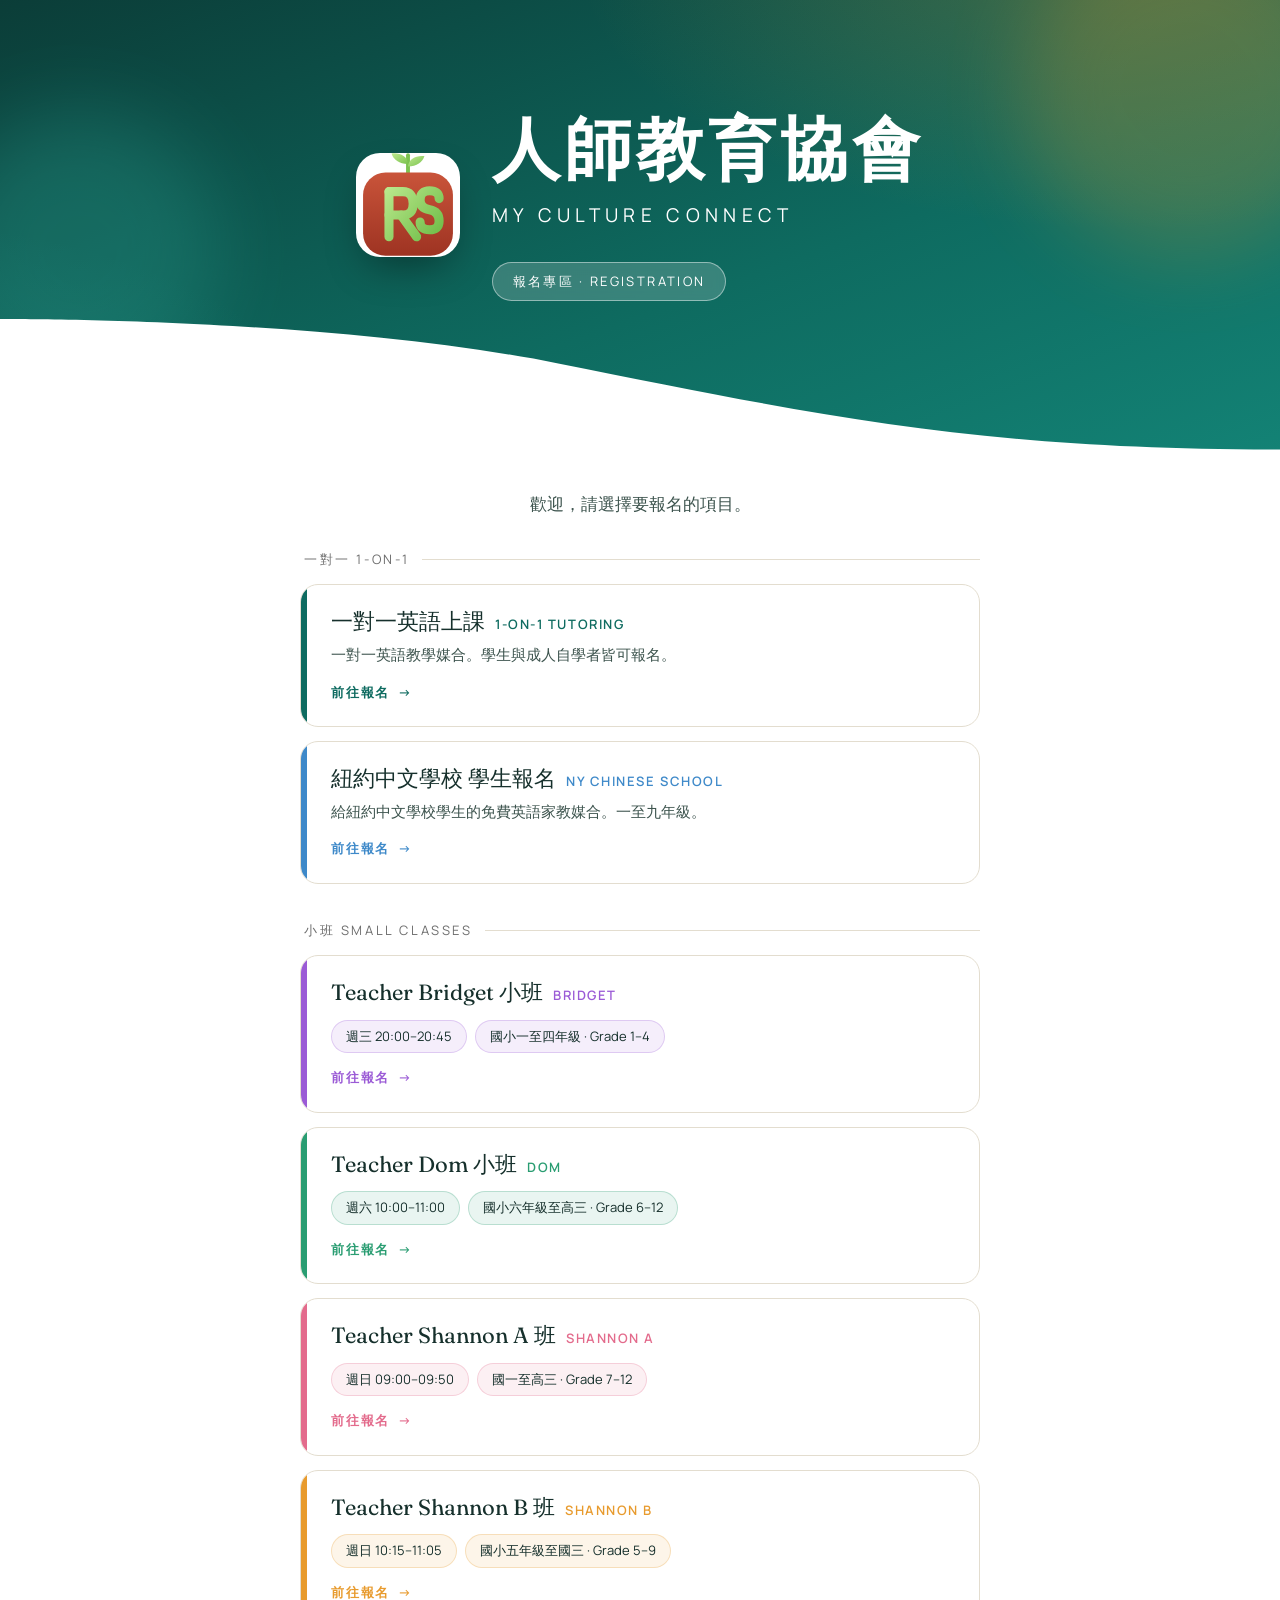
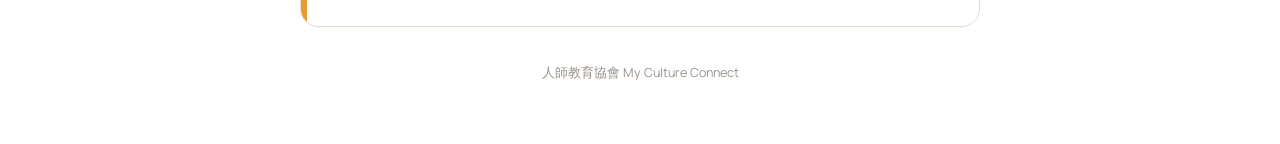
<file: index.html>
<!DOCTYPE html>
<html lang="zh-Hant">
<head>
<meta charset="UTF-8">
<meta name="viewport" content="width=device-width, initial-scale=1.0">
<title>報名專區 · 人師教育協會 My Culture Connect</title>
<meta name="description" content="人師教育協會 報名專區">
<link rel="preconnect" href="https://fonts.googleapis.com">
<link rel="preconnect" href="https://fonts.gstatic.com" crossorigin>
<link href="https://fonts.googleapis.com/css2?family=Fraunces:opsz,wght@9..144,400..600&family=Manrope:wght@400;500;600;700;800&display=swap" rel="stylesheet">
<link rel="icon" type="image/svg+xml" href="assets/favicon.svg">
<link rel="stylesheet" href="assets/shared.css">
<style>
  /* ----- Hero ----- */
  .hero{
    position:relative;
    margin:0 -18px;
    padding:80px 18px 0;
    overflow:hidden;
    background:
      radial-gradient(1000px 500px at 88% -10%, rgba(217,154,43,.26) 0%, transparent 55%),
      radial-gradient(900px 500px at -10% 110%, rgba(42,161,146,.34) 0%, transparent 55%),
      linear-gradient(160deg, #0b3d38 0%, #0e6b60 60%, #138275 100%);
    color:#fff;
    isolation:isolate;
  }
  @media (min-width:720px){
    .hero{
      padding:110px 32px 0;
    }
  }

  /* 浮動色塊（subtle 漂浮動畫） */
  .hero::before,
  .hero::after{
    content:'';
    position:absolute;
    border-radius:50%;
    filter:blur(40px);
    opacity:.35;
    z-index:0;
    pointer-events:none;
    animation:floatY 14s ease-in-out infinite alternate;
  }
  .hero::before{
    width:340px; height:340px;
    background:#d99a2b;
    top:-80px; right:-80px;
    opacity:.22;
  }
  .hero::after{
    width:280px; height:280px;
    background:#2aa192;
    bottom:60px; left:-60px;
    animation-delay:-7s;
    opacity:.30;
  }
  @keyframes floatY{
    from{transform:translateY(-20px);}
    to  {transform:translateY(20px);}
  }

  .hero-inner{
    position:relative;
    z-index:2;
    max-width:760px;
    margin:0 auto;
    padding-bottom:150px;
    display:flex;
    align-items:center;
    justify-content:center;
    gap:32px;
    text-align:left;
    flex-wrap:wrap;
  }
  .hero-logo{
    width:104px; height:104px;
    margin:0;
    flex-shrink:0;
    border-radius:24px;
    overflow:hidden;
    box-shadow:0 18px 40px -12px rgba(0,0,0,.42);
    animation:fadeUp .8s ease both;
    background:#fff;
  }
  .hero-logo img{
    width:100%; height:100%;
    object-fit:cover;
    display:block;
  }
  .hero-text{
    display:flex;
    flex-direction:column;
    align-items:flex-start;
  }
  @media (max-width:540px){
    .hero-inner{
      flex-direction:column;
      text-align:center;
      gap:22px;
    }
    .hero-text{ align-items:center; }
  }
  .hero-title{
    font-family:'PingFang TC','Apple LiGothic Medium','Microsoft JhengHei',sans-serif;
    font-weight:700;
    font-size:clamp(42px, 7.2vw, 68px);
    line-height:1.15;
    margin:0 0 12px;
    letter-spacing:.06em;
    animation:fadeUp .8s .15s ease both;
  }
  .hero-en{
    font-family:'Manrope','PingFang TC',sans-serif;
    font-size:clamp(15px, 1.6vw, 19px);
    letter-spacing:.28em;
    text-transform:uppercase;
    opacity:.92;
    animation:fadeUp .8s .3s ease both;
  }
  .hero-tag{
    display:inline-block;
    margin-top:30px;
    padding:8px 20px;
    background:rgba(255,255,255,.18);
    border:1px solid rgba(255,255,255,.45);
    border-radius:999px;
    font-family:'Manrope','PingFang TC',sans-serif;
    font-size:13px;
    letter-spacing:.18em;
    text-transform:uppercase;
    backdrop-filter:blur(6px);
    -webkit-backdrop-filter:blur(6px);
    animation:fadeUp .8s .45s ease both;
  }
  @keyframes fadeUp{
    from{opacity:0; transform:translateY(16px);}
    to  {opacity:1; transform:translateY(0);}
  }

  /* MCC 招牌不對稱曲線（過渡到白底） */
  .hero-curve{
    position:absolute;
    left:0; right:0; bottom:-1px;
    z-index:1;
    line-height:0;
    pointer-events:none;
  }
  .hero-curve svg{ width:100%; height:auto; display:block; }

  /* ----- Hub content ----- */
  .hub-intro{
    max-width:var(--max);
    margin:38px auto 30px;
    text-align:center;
    font-size:17px;
    color:var(--ink-soft);
    line-height:1.75;
  }

  .group{
    max-width:var(--max);
    margin:0 auto 36px;
  }

  .group-label{
    font-family:'Manrope','PingFang TC',sans-serif;
    font-size:13px;
    color:var(--ink-muted);
    letter-spacing:.20em;
    text-transform:uppercase;
    margin:0 0 14px 4px;
    display:flex;
    align-items:center;
    gap:12px;
  }
  .group-label::after{
    content:'';
    flex:1;
    height:1px;
    background:var(--line);
  }

  .cards{
    display:flex;
    flex-direction:column;
    gap:14px;
  }

  .card{
    --accent: var(--brand);
    --accent-soft: rgba(14,107,96,.10);
    position:relative;
    display:block;
    text-decoration:none;
    color:inherit;
    background:#fff;
    border:1px solid var(--line);
    border-radius:18px;
    padding:22px 24px 22px 30px;
    overflow:hidden;
    transition:border-color .2s ease, box-shadow .2s ease, transform .15s ease;
    opacity:0;
    transform:translateY(10px);
    animation:cardIn .55s ease forwards;
  }
  /* stagger */
  .cards .card:nth-child(1){animation-delay:.05s;}
  .cards .card:nth-child(2){animation-delay:.15s;}
  .cards .card:nth-child(3){animation-delay:.25s;}
  .cards .card:nth-child(4){animation-delay:.35s;}
  @keyframes cardIn{
    to{opacity:1; transform:translateY(0);}
  }

  /* 左側 accent 色條 */
  .card::before{
    content:'';
    position:absolute;
    left:0; top:0; bottom:0;
    width:6px;
    background:var(--accent);
    transition:width .2s ease;
  }
  /* 右上角微光暈，hover 時擴大 */
  .card::after{
    content:'';
    position:absolute;
    top:-60px; right:-60px;
    width:160px; height:160px;
    border-radius:50%;
    background:var(--accent-soft);
    opacity:0;
    transition:opacity .25s ease, transform .25s ease;
    pointer-events:none;
  }
  .card:hover{
    border-color:var(--accent);
    box-shadow:0 18px 40px -22px rgba(0,0,0,.18);
    transform:translateY(-3px);
  }
  .card:hover::before{ width:10px; }
  .card:hover::after { opacity:1; transform:scale(1.15); }
  .card:active{ transform:translateY(-1px); }

  .card-title{
    font-family:'Fraunces','PingFang TC',serif;
    font-weight:400;
    font-size:22px;
    color:var(--ink);
    line-height:1.35;
    margin-bottom:4px;
  }
  .card-title .en{
    font-family:'Manrope','PingFang TC',sans-serif;
    font-size:13px;
    color:var(--accent);
    letter-spacing:.12em;
    margin-left:10px;
    text-transform:uppercase;
    font-weight:600;
  }

  .card-desc{
    font-size:15px;
    color:var(--ink-soft);
    line-height:1.65;
    margin-top:6px;
  }

  .card-meta{
    display:flex;
    flex-wrap:wrap;
    gap:8px;
    margin-top:12px;
  }
  .card-meta span{
    font-family:'Manrope','PingFang TC',sans-serif;
    font-size:13px;
    color:var(--ink);
    background:var(--accent-soft);
    border:1px solid color-mix(in srgb, var(--accent) 25%, transparent);
    border-radius:999px;
    padding:5px 14px;
    white-space:nowrap;
  }

  .card-go{
    font-family:'Manrope','PingFang TC',sans-serif;
    font-size:13px;
    color:var(--accent);
    letter-spacing:.14em;
    text-transform:uppercase;
    margin-top:14px;
    display:inline-flex;
    align-items:center;
    gap:8px;
    font-weight:600;
  }
  .card-go::after{
    content:'→';
    transition:transform .2s ease;
    display:inline-block;
  }
  .card:hover .card-go::after{ transform:translateX(6px); }

  /* 各卡 accent 色定義 */
  .card.c-orange { --accent:#0e6b60; --accent-soft:rgba(14,107,96,.10); }
  .card.c-blue   { --accent:#3E89C9; --accent-soft:rgba(62,137,201,.10); }
  .card.c-purple { --accent:#9B5BD6; --accent-soft:rgba(155,91,214,.10); }
  .card.c-green  { --accent:#2A9D72; --accent-soft:rgba(42,157,114,.10); }
  .card.c-pink   { --accent:#E36B8C; --accent-soft:rgba(227,107,140,.10); }
  .card.c-gold   { --accent:#E89B2E; --accent-soft:rgba(232,155,46,.10); }
</style>
</head>
<body>

<section class="hero">
  <div class="hero-inner">
    <div class="hero-logo">
      <img src="assets/favicon.svg" alt="My Culture Connect logo">
    </div>
    <div class="hero-text">
      <h1 class="hero-title">人師教育協會</h1>
      <div class="hero-en">My Culture Connect</div>
      <div class="hero-tag">報名專區 · Registration</div>
    </div>
  </div>
  <div class="hero-curve" aria-hidden="true">
    <svg viewBox="0 100 1920 200" preserveAspectRatio="none">
      <path d="M1920 300v-4.067c-455.162 0-690.876-51.203-1082.65-129.288C490.044 97.423 0 100.013 0 100.013V300h1920z" fill="#FFFFFF"/>
    </svg>
  </div>
</section>

<div class="hub-intro">
  歡迎，請選擇要報名的項目。
</div>

<div class="group">
  <div class="group-label">一對一 1-on-1</div>
  <div class="cards">

    <a class="card c-orange" href="tutoring/">
      <div class="card-title">一對一英語上課<span class="en">1-on-1 Tutoring</span></div>
      <div class="card-desc">一對一英語教學媒合。學生與成人自學者皆可報名。</div>
      <div class="card-go">前往報名</div>
    </a>

    <a class="card c-blue" href="ny-chinese-school/">
      <div class="card-title">紐約中文學校 學生報名<span class="en">NY Chinese School</span></div>
      <div class="card-desc">給紐約中文學校學生的免費英語家教媒合。一至九年級。</div>
      <div class="card-go">前往報名</div>
    </a>

  </div>
</div>

<div class="group">
  <div class="group-label">小班 Small Classes</div>
  <div class="cards">

    <a class="card c-purple" href="bridget/">
      <div class="card-title">Teacher Bridget 小班<span class="en">Bridget</span></div>
      <div class="card-meta">
        <span>週三 20:00–20:45</span>
        <span>國小一至四年級 · Grade 1–4</span>
      </div>
      <div class="card-go">前往報名</div>
    </a>

    <a class="card c-green" href="dom/">
      <div class="card-title">Teacher Dom 小班<span class="en">Dom</span></div>
      <div class="card-meta">
        <span>週六 10:00–11:00</span>
        <span>國小六年級至高三 · Grade 6–12</span>
      </div>
      <div class="card-go">前往報名</div>
    </a>

    <a class="card c-pink" href="shannon-a/">
      <div class="card-title">Teacher Shannon A 班<span class="en">Shannon A</span></div>
      <div class="card-meta">
        <span>週日 09:00–09:50</span>
        <span>國一至高三 · Grade 7–12</span>
      </div>
      <div class="card-go">前往報名</div>
    </a>

    <a class="card c-gold" href="shannon-b/">
      <div class="card-title">Teacher Shannon B 班<span class="en">Shannon B</span></div>
      <div class="card-meta">
        <span>週日 10:15–11:05</span>
        <span>國小五年級至國三 · Grade 5–9</span>
      </div>
      <div class="card-go">前往報名</div>
    </a>

  </div>
</div>

<footer>人師教育協會 My Culture Connect</footer>

</body>
</html>
</file>
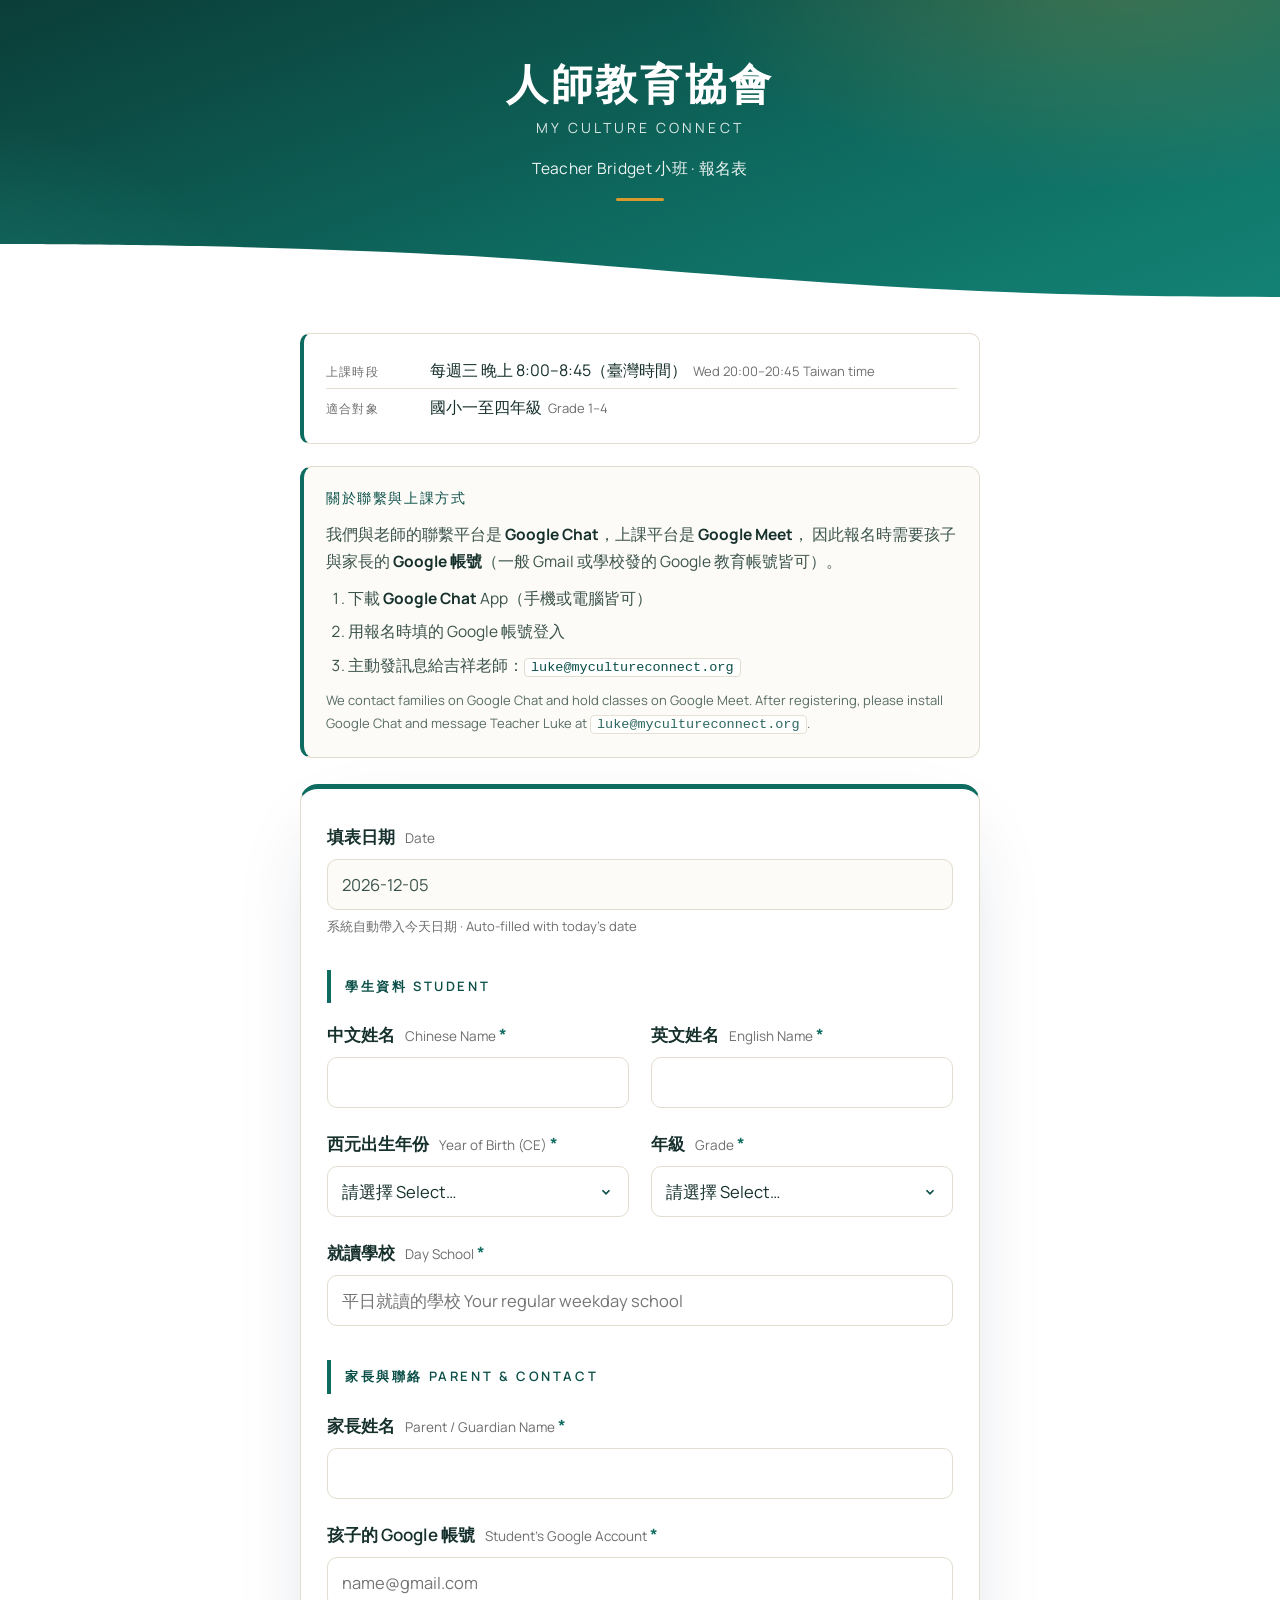
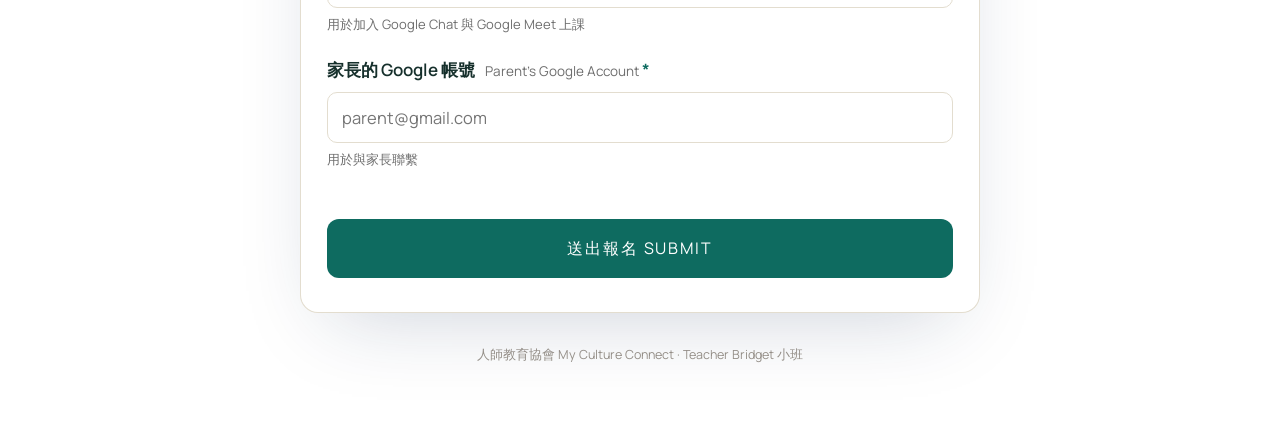
<file: bridget/index.html>
<!DOCTYPE html>
<html lang="zh-Hant">
<head>
<meta charset="UTF-8">
<meta name="viewport" content="width=device-width, initial-scale=1.0">
<title>Teacher Bridget 小班 報名 · 人師教育協會 My Culture Connect</title>
<meta name="description" content="Teacher Bridget 小班 · 國小低中年級英語小班 · My Culture Connect">
<link rel="preconnect" href="https://fonts.googleapis.com">
<link rel="preconnect" href="https://fonts.gstatic.com" crossorigin>
<link href="https://fonts.googleapis.com/css2?family=Fraunces:opsz,wght@9..144,400..600&family=Manrope:wght@400;500;600;700;800&display=swap" rel="stylesheet">
<link rel="icon" type="image/svg+xml" href="../assets/favicon.svg">
<link rel="stylesheet" href="../assets/shared.css">
<style>
  .class-info{
    max-width:var(--max);
    margin:0 auto 22px;
    background:#fff;
    border:1px solid var(--line);
    border-left:4px solid var(--brand);
    border-radius:10px;
    padding:18px 22px;
  }
  .class-info .row{
    display:flex;
    align-items:baseline;
    gap:14px;
    padding:6px 0;
  }
  .class-info .row + .row{
    border-top:1px solid var(--line);
  }
  .class-info .k{
    font-family:'Manrope','PingFang TC',sans-serif;
    font-size:12px;
    color:var(--ink-muted);
    letter-spacing:.10em;
    text-transform:uppercase;
    min-width:90px;
    flex-shrink:0;
  }
  .class-info .v{
    font-size:16px;
    color:var(--ink);
    line-height:1.5;
  }
  .class-info .v .en{
    color:var(--ink-muted);
    font-size:13px;
    margin-left:6px;
  }
</style>
</head>
<body>

<header class="mcc-header">
  <a class="logo" href="https://www.mycultureconnect.org" target="_blank" rel="noopener">
    <img src="../assets/favicon.svg" alt="My Culture Connect logo">
  </a>
  <div class="brand-name">
    人師教育協會
    <span class="en">My Culture Connect</span>
  </div>
  <div class="form-title">Teacher Bridget 小班 · 報名表</div>
  <div class="rule"></div>
</header>

<div class="class-info">
  <div class="row">
    <div class="k">上課時段</div>
    <div class="v">每週三 晚上 8:00–8:45（臺灣時間）<span class="en">Wed 20:00–20:45 Taiwan time</span></div>
  </div>
  <div class="row">
    <div class="k">適合對象</div>
    <div class="v">國小一至四年級<span class="en">Grade 1–4</span></div>
  </div>
</div>

<div class="note">
  <h3>關於聯繫與上課方式</h3>
  我們與老師的聯繫平台是 <strong>Google Chat</strong>，上課平台是 <strong>Google Meet</strong>，
  因此報名時需要孩子與家長的 <strong>Google 帳號</strong>（一般 Gmail 或學校發的 Google 教育帳號皆可）。
  <ol>
    <li>下載 <strong>Google Chat</strong> App（手機或電腦皆可）</li>
    <li>用報名時填的 Google 帳號登入</li>
    <li>主動發訊息給吉祥老師：<code>luke@mycultureconnect.org</code></li>
  </ol>
  <span class="en">We contact families on Google Chat and hold classes on Google Meet. After registering, please install Google Chat and message Teacher Luke at <code>luke@mycultureconnect.org</code>.</span>
</div>

<form id="regForm" novalidate>

  <div class="field">
    <label for="fill_date">填表日期 <span class="en">Date</span></label>
    <input type="text" id="fill_date" readonly>
    <div class="hint">系統自動帶入今天日期 · Auto-filled with today's date</div>
  </div>

  <div class="section-label">學生資料 Student</div>

  <div class="grid2" style="margin-bottom:22px;">
    <div class="field">
      <label for="chinese_name">中文姓名 <span class="en">Chinese Name</span><span class="req">*</span></label>
      <input type="text" id="chinese_name" name="chinese_name" required autocomplete="off">
    </div>
    <div class="field">
      <label for="english_name">英文姓名 <span class="en">English Name</span><span class="req">*</span></label>
      <input type="text" id="english_name" name="english_name" required autocomplete="off">
    </div>
  </div>

  <div class="grid2" style="margin-bottom:22px;">
    <div class="field">
      <label for="birth_year">西元出生年份 <span class="en">Year of Birth (CE)</span><span class="req">*</span></label>
      <select id="birth_year" name="birth_year" required>
        <option value="" disabled selected>請選擇 Select…</option>
      </select>
    </div>
    <div class="field">
      <label for="grade">年級 <span class="en">Grade</span><span class="req">*</span></label>
      <select id="grade" name="grade" required>
        <option value="" disabled selected>請選擇 Select…</option>
        <option value="一年級 Grade 1">一年級 Grade 1</option>
        <option value="二年級 Grade 2">二年級 Grade 2</option>
        <option value="三年級 Grade 3">三年級 Grade 3</option>
        <option value="四年級 Grade 4">四年級 Grade 4</option>
      </select>
    </div>
  </div>

  <div class="field">
    <label for="school">就讀學校 <span class="en">Day School</span><span class="req">*</span></label>
    <input type="text" id="school" name="school" required autocomplete="off"
           placeholder="平日就讀的學校 Your regular weekday school">
  </div>

  <div class="section-label">家長與聯絡 Parent &amp; Contact</div>

  <div class="field">
    <label for="parent_name">家長姓名 <span class="en">Parent / Guardian Name</span><span class="req">*</span></label>
    <input type="text" id="parent_name" name="parent_name" required autocomplete="off">
  </div>

  <div class="field">
    <label for="student_google">孩子的 Google 帳號 <span class="en">Student's Google Account</span><span class="req">*</span></label>
    <input type="email" id="student_google" name="student_google" required
           autocomplete="off" placeholder="name@gmail.com" inputmode="email">
    <div class="hint">用於加入 Google Chat 與 Google Meet 上課</div>
  </div>

  <div class="field">
    <label for="parent_google">家長的 Google 帳號 <span class="en">Parent's Google Account</span><span class="req">*</span></label>
    <input type="email" id="parent_google" name="parent_google" required
           autocomplete="off" placeholder="parent@gmail.com" inputmode="email">
    <div class="hint">用於與家長聯繫</div>
  </div>

  <button type="submit" id="submitBtn">送出報名 Submit</button>
  <div class="errbox" id="errbox"></div>
</form>

<div class="success" id="done">
  <div class="check">✓</div>
  <h2 class="serif">報名完成，謝謝您！<span class="en">Registration received — thank you</span></h2>

  <div class="next">
    <h3>接下來請主動做這件事</h3>
    <ol>
      <li>下載 <strong>Google Chat</strong> App（手機或電腦皆可）</li>
      <li>用報名時填的 <strong>Google 帳號</strong>登入</li>
      <li><strong>主動發訊息給吉祥老師</strong>：<code>luke@mycultureconnect.org</code></li>
    </ol>
  </div>

  <div class="note-line">若有媒合上就會透過 Line 通知。</div>
</div>

<footer>人師教育協會 My Culture Connect · Teacher Bridget 小班</footer>

<script>
  const WEBHOOK_URL = 'https://script.google.com/macros/s/AKfycbzWp2Y8J2ADrAARm_YRmN9J860ERvuA8FiNJ9yuKtNxw3y-V8M1F8xW87qcAvMgwJ5r/exec';

  (function () {
    const d = new Date();
    const pad = n => String(n).padStart(2, '0');
    document.getElementById('fill_date').value =
      d.getFullYear() + '-' + pad(d.getMonth() + 1) + '-' + pad(d.getDate());

    // 出生年份選項：涵蓋國小一至四年級（約 6–12 歲，給上下緣彈性）
    const sel = document.getElementById('birth_year');
    const thisYear = d.getFullYear();
    for (let y = thisYear - 6; y >= thisYear - 12; y--) {
      const o = document.createElement('option');
      o.value = String(y);
      o.textContent = String(y);
      sel.appendChild(o);
    }
  })();

  const form = document.getElementById('regForm');
  const btn = document.getElementById('submitBtn');
  const errbox = document.getElementById('errbox');

  function showError(msg) {
    errbox.textContent = msg;
    errbox.style.display = 'block';
  }

  form.addEventListener('submit', async function (e) {
    e.preventDefault();
    errbox.style.display = 'none';

    if (!form.checkValidity()) {
      form.reportValidity();
      return;
    }

    const fillTime = new Date().toLocaleString('sv-SE', { timeZone: 'Asia/Taipei' });

    // JSON key 必須對齊 Sheet 第一列中文 header（sheet.best 規則）
    const payload = {
      '__tab':            '小班_Bridget',
      '填表時間':         fillTime,
      '中文姓名':         document.getElementById('chinese_name').value.trim(),
      '英文姓名':         document.getElementById('english_name').value.trim(),
      '西元出生年份':     document.getElementById('birth_year').value,
      '年級':            document.getElementById('grade').value,
      '就讀學校':         document.getElementById('school').value.trim(),
      '家長姓名':         document.getElementById('parent_name').value.trim(),
      '孩子 Google 帳號': document.getElementById('student_google').value.trim(),
      '家長 Google 帳號': document.getElementById('parent_google').value.trim(),
    };

    btn.disabled = true;
    btn.textContent = '送出中… Submitting…';

    try {
      const res = await fetch(WEBHOOK_URL, {
        method: 'POST',
        mode: 'no-cors',
        body: JSON.stringify(payload),
      });

      form.style.display = 'none';
      document.getElementById('done').style.display = 'block';
      window.scrollTo({ top: 0, behavior: 'smooth' });
    } catch (err) {
      btn.disabled = false;
      btn.textContent = '送出報名 Submit';
      showError('送出失敗，請檢查網路後再試一次。若持續發生，請直接 email luke@mycultureconnect.org。');
    }
  });
</script>
</body>
</html>
</file>
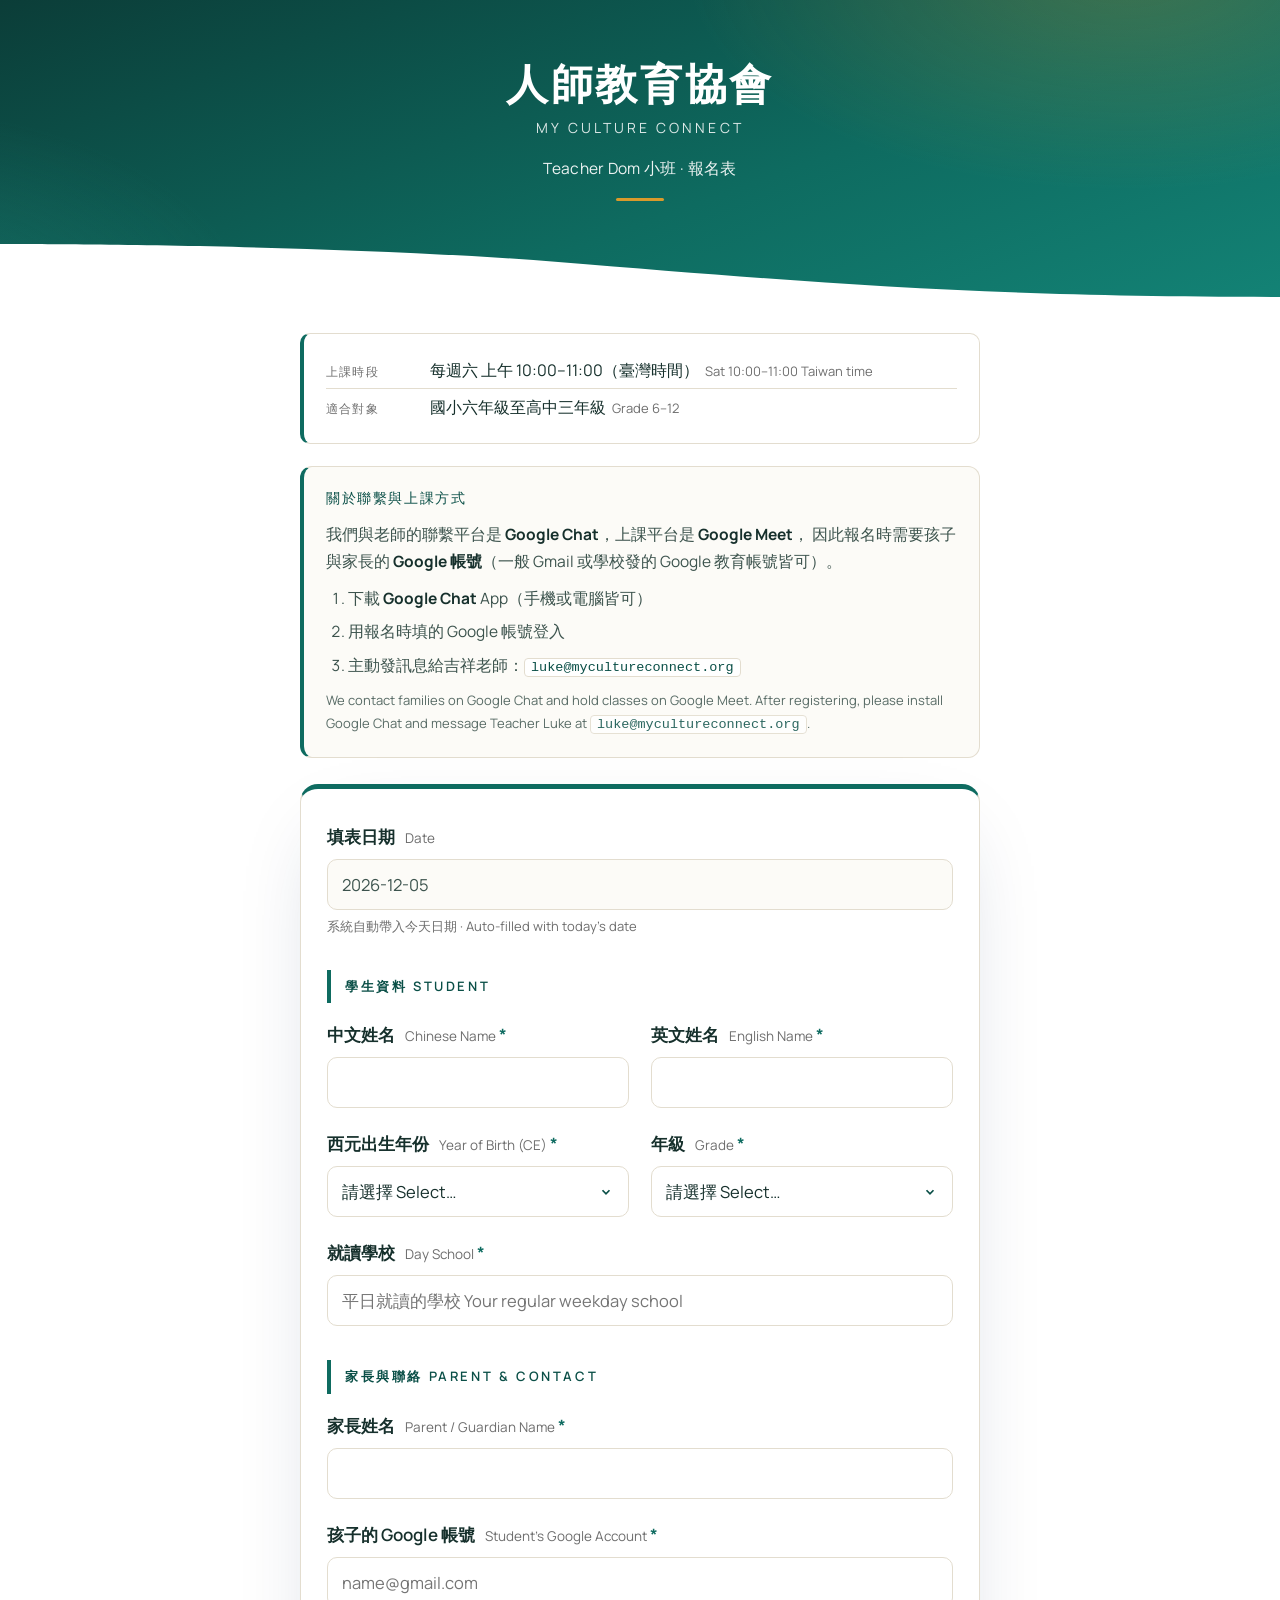
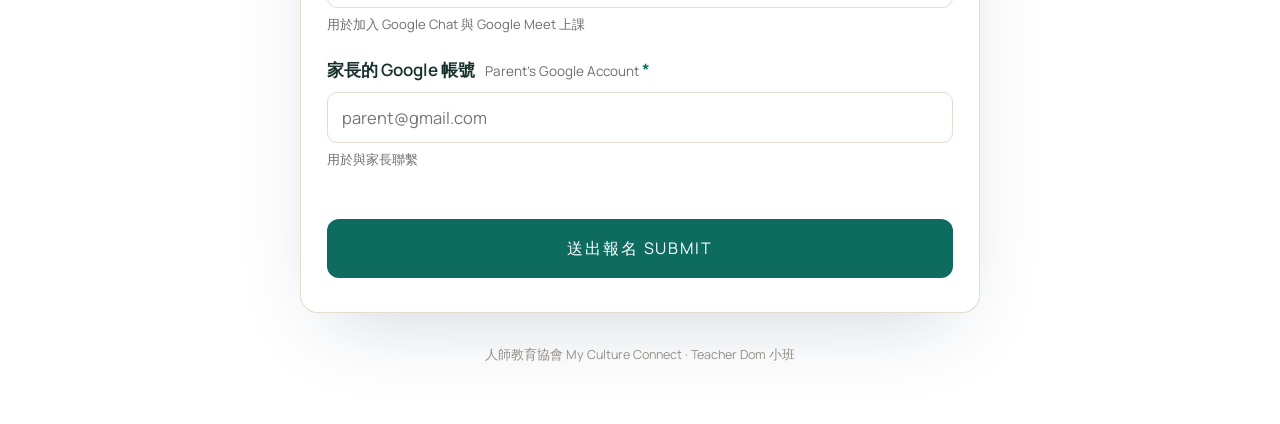
<file: dom/index.html>
<!DOCTYPE html>
<html lang="zh-Hant">
<head>
<meta charset="UTF-8">
<meta name="viewport" content="width=device-width, initial-scale=1.0">
<title>Teacher Dom 小班 報名 · 人師教育協會 My Culture Connect</title>
<meta name="description" content="Teacher Dom 小班 · 國小六年級至高三英語小班 · My Culture Connect">
<link rel="preconnect" href="https://fonts.googleapis.com">
<link rel="preconnect" href="https://fonts.gstatic.com" crossorigin>
<link href="https://fonts.googleapis.com/css2?family=Fraunces:opsz,wght@9..144,400..600&family=Manrope:wght@400;500;600;700;800&display=swap" rel="stylesheet">
<link rel="icon" type="image/svg+xml" href="../assets/favicon.svg">
<link rel="stylesheet" href="../assets/shared.css">
<style>
  .class-info{
    max-width:var(--max);
    margin:0 auto 22px;
    background:#fff;
    border:1px solid var(--line);
    border-left:4px solid var(--brand);
    border-radius:10px;
    padding:18px 22px;
  }
  .class-info .row{
    display:flex;
    align-items:baseline;
    gap:14px;
    padding:6px 0;
  }
  .class-info .row + .row{
    border-top:1px solid var(--line);
  }
  .class-info .k{
    font-family:'Manrope','PingFang TC',sans-serif;
    font-size:12px;
    color:var(--ink-muted);
    letter-spacing:.10em;
    text-transform:uppercase;
    min-width:90px;
    flex-shrink:0;
  }
  .class-info .v{
    font-size:16px;
    color:var(--ink);
    line-height:1.5;
  }
  .class-info .v .en{
    color:var(--ink-muted);
    font-size:13px;
    margin-left:6px;
  }
</style>
</head>
<body>

<header class="mcc-header">
  <a class="logo" href="https://www.mycultureconnect.org" target="_blank" rel="noopener">
    <img src="../assets/favicon.svg" alt="My Culture Connect logo">
  </a>
  <div class="brand-name">
    人師教育協會
    <span class="en">My Culture Connect</span>
  </div>
  <div class="form-title">Teacher Dom 小班 · 報名表</div>
  <div class="rule"></div>
</header>

<div class="class-info">
  <div class="row">
    <div class="k">上課時段</div>
    <div class="v">每週六 上午 10:00–11:00（臺灣時間）<span class="en">Sat 10:00–11:00 Taiwan time</span></div>
  </div>
  <div class="row">
    <div class="k">適合對象</div>
    <div class="v">國小六年級至高中三年級<span class="en">Grade 6–12</span></div>
  </div>
</div>

<div class="note">
  <h3>關於聯繫與上課方式</h3>
  我們與老師的聯繫平台是 <strong>Google Chat</strong>，上課平台是 <strong>Google Meet</strong>，
  因此報名時需要孩子與家長的 <strong>Google 帳號</strong>（一般 Gmail 或學校發的 Google 教育帳號皆可）。
  <ol>
    <li>下載 <strong>Google Chat</strong> App（手機或電腦皆可）</li>
    <li>用報名時填的 Google 帳號登入</li>
    <li>主動發訊息給吉祥老師：<code>luke@mycultureconnect.org</code></li>
  </ol>
  <span class="en">We contact families on Google Chat and hold classes on Google Meet. After registering, please install Google Chat and message Teacher Luke at <code>luke@mycultureconnect.org</code>.</span>
</div>

<form id="regForm" novalidate>

  <div class="field">
    <label for="fill_date">填表日期 <span class="en">Date</span></label>
    <input type="text" id="fill_date" readonly>
    <div class="hint">系統自動帶入今天日期 · Auto-filled with today's date</div>
  </div>

  <div class="section-label">學生資料 Student</div>

  <div class="grid2" style="margin-bottom:22px;">
    <div class="field">
      <label for="chinese_name">中文姓名 <span class="en">Chinese Name</span><span class="req">*</span></label>
      <input type="text" id="chinese_name" name="chinese_name" required autocomplete="off">
    </div>
    <div class="field">
      <label for="english_name">英文姓名 <span class="en">English Name</span><span class="req">*</span></label>
      <input type="text" id="english_name" name="english_name" required autocomplete="off">
    </div>
  </div>

  <div class="grid2" style="margin-bottom:22px;">
    <div class="field">
      <label for="birth_year">西元出生年份 <span class="en">Year of Birth (CE)</span><span class="req">*</span></label>
      <select id="birth_year" name="birth_year" required>
        <option value="" disabled selected>請選擇 Select…</option>
      </select>
    </div>
    <div class="field">
      <label for="grade">年級 <span class="en">Grade</span><span class="req">*</span></label>
      <select id="grade" name="grade" required>
        <option value="" disabled selected>請選擇 Select…</option>
        <option value="六年級 Grade 6">六年級 Grade 6</option>
        <option value="七年級 Grade 7">七年級 Grade 7</option>
        <option value="八年級 Grade 8">八年級 Grade 8</option>
        <option value="九年級 Grade 9">九年級 Grade 9</option>
        <option value="十年級 Grade 10">十年級 Grade 10</option>
        <option value="十一年級 Grade 11">十一年級 Grade 11</option>
        <option value="十二年級 Grade 12">十二年級 Grade 12</option>
      </select>
    </div>
  </div>

  <div class="field">
    <label for="school">就讀學校 <span class="en">Day School</span><span class="req">*</span></label>
    <input type="text" id="school" name="school" required autocomplete="off"
           placeholder="平日就讀的學校 Your regular weekday school">
  </div>

  <div class="section-label">家長與聯絡 Parent &amp; Contact</div>

  <div class="field">
    <label for="parent_name">家長姓名 <span class="en">Parent / Guardian Name</span><span class="req">*</span></label>
    <input type="text" id="parent_name" name="parent_name" required autocomplete="off">
  </div>

  <div class="field">
    <label for="student_google">孩子的 Google 帳號 <span class="en">Student's Google Account</span><span class="req">*</span></label>
    <input type="email" id="student_google" name="student_google" required
           autocomplete="off" placeholder="name@gmail.com" inputmode="email">
    <div class="hint">用於加入 Google Chat 與 Google Meet 上課</div>
  </div>

  <div class="field">
    <label for="parent_google">家長的 Google 帳號 <span class="en">Parent's Google Account</span><span class="req">*</span></label>
    <input type="email" id="parent_google" name="parent_google" required
           autocomplete="off" placeholder="parent@gmail.com" inputmode="email">
    <div class="hint">用於與家長聯繫</div>
  </div>

  <button type="submit" id="submitBtn">送出報名 Submit</button>
  <div class="errbox" id="errbox"></div>
</form>

<div class="success" id="done">
  <div class="check">✓</div>
  <h2 class="serif">報名完成，謝謝您！<span class="en">Registration received — thank you</span></h2>

  <div class="next">
    <h3>接下來請主動做這件事</h3>
    <ol>
      <li>下載 <strong>Google Chat</strong> App（手機或電腦皆可）</li>
      <li>用報名時填的 <strong>Google 帳號</strong>登入</li>
      <li><strong>主動發訊息給吉祥老師</strong>：<code>luke@mycultureconnect.org</code></li>
    </ol>
  </div>

  <div class="note-line">若有媒合上就會透過 Line 通知。</div>
</div>

<footer>人師教育協會 My Culture Connect · Teacher Dom 小班</footer>

<script>
  const WEBHOOK_URL = 'https://script.google.com/macros/s/AKfycbzWp2Y8J2ADrAARm_YRmN9J860ERvuA8FiNJ9yuKtNxw3y-V8M1F8xW87qcAvMgwJ5r/exec';

  (function () {
    const d = new Date();
    const pad = n => String(n).padStart(2, '0');
    document.getElementById('fill_date').value =
      d.getFullYear() + '-' + pad(d.getMonth() + 1) + '-' + pad(d.getDate());

    // 出生年份選項：涵蓋六年級至十二年級（約 11–18 歲，給上下緣彈性）
    const sel = document.getElementById('birth_year');
    const thisYear = d.getFullYear();
    for (let y = thisYear - 11; y >= thisYear - 19; y--) {
      const o = document.createElement('option');
      o.value = String(y);
      o.textContent = String(y);
      sel.appendChild(o);
    }
  })();

  const form = document.getElementById('regForm');
  const btn = document.getElementById('submitBtn');
  const errbox = document.getElementById('errbox');

  function showError(msg) {
    errbox.textContent = msg;
    errbox.style.display = 'block';
  }

  form.addEventListener('submit', async function (e) {
    e.preventDefault();
    errbox.style.display = 'none';

    if (!form.checkValidity()) {
      form.reportValidity();
      return;
    }

    const fillTime = new Date().toLocaleString('sv-SE', { timeZone: 'Asia/Taipei' });

    const payload = {
      '__tab':            '小班_Dom',
      '填表時間':         fillTime,
      '中文姓名':         document.getElementById('chinese_name').value.trim(),
      '英文姓名':         document.getElementById('english_name').value.trim(),
      '西元出生年份':     document.getElementById('birth_year').value,
      '年級':            document.getElementById('grade').value,
      '就讀學校':         document.getElementById('school').value.trim(),
      '家長姓名':         document.getElementById('parent_name').value.trim(),
      '孩子 Google 帳號': document.getElementById('student_google').value.trim(),
      '家長 Google 帳號': document.getElementById('parent_google').value.trim(),
    };

    btn.disabled = true;
    btn.textContent = '送出中… Submitting…';

    try {
      const res = await fetch(WEBHOOK_URL, {
        method: 'POST',
        mode: 'no-cors',
        body: JSON.stringify(payload),
      });

      form.style.display = 'none';
      document.getElementById('done').style.display = 'block';
      window.scrollTo({ top: 0, behavior: 'smooth' });
    } catch (err) {
      btn.disabled = false;
      btn.textContent = '送出報名 Submit';
      showError('送出失敗，請檢查網路後再試一次。若持續發生，請直接 email luke@mycultureconnect.org。');
    }
  });
</script>
</body>
</html>
</file>
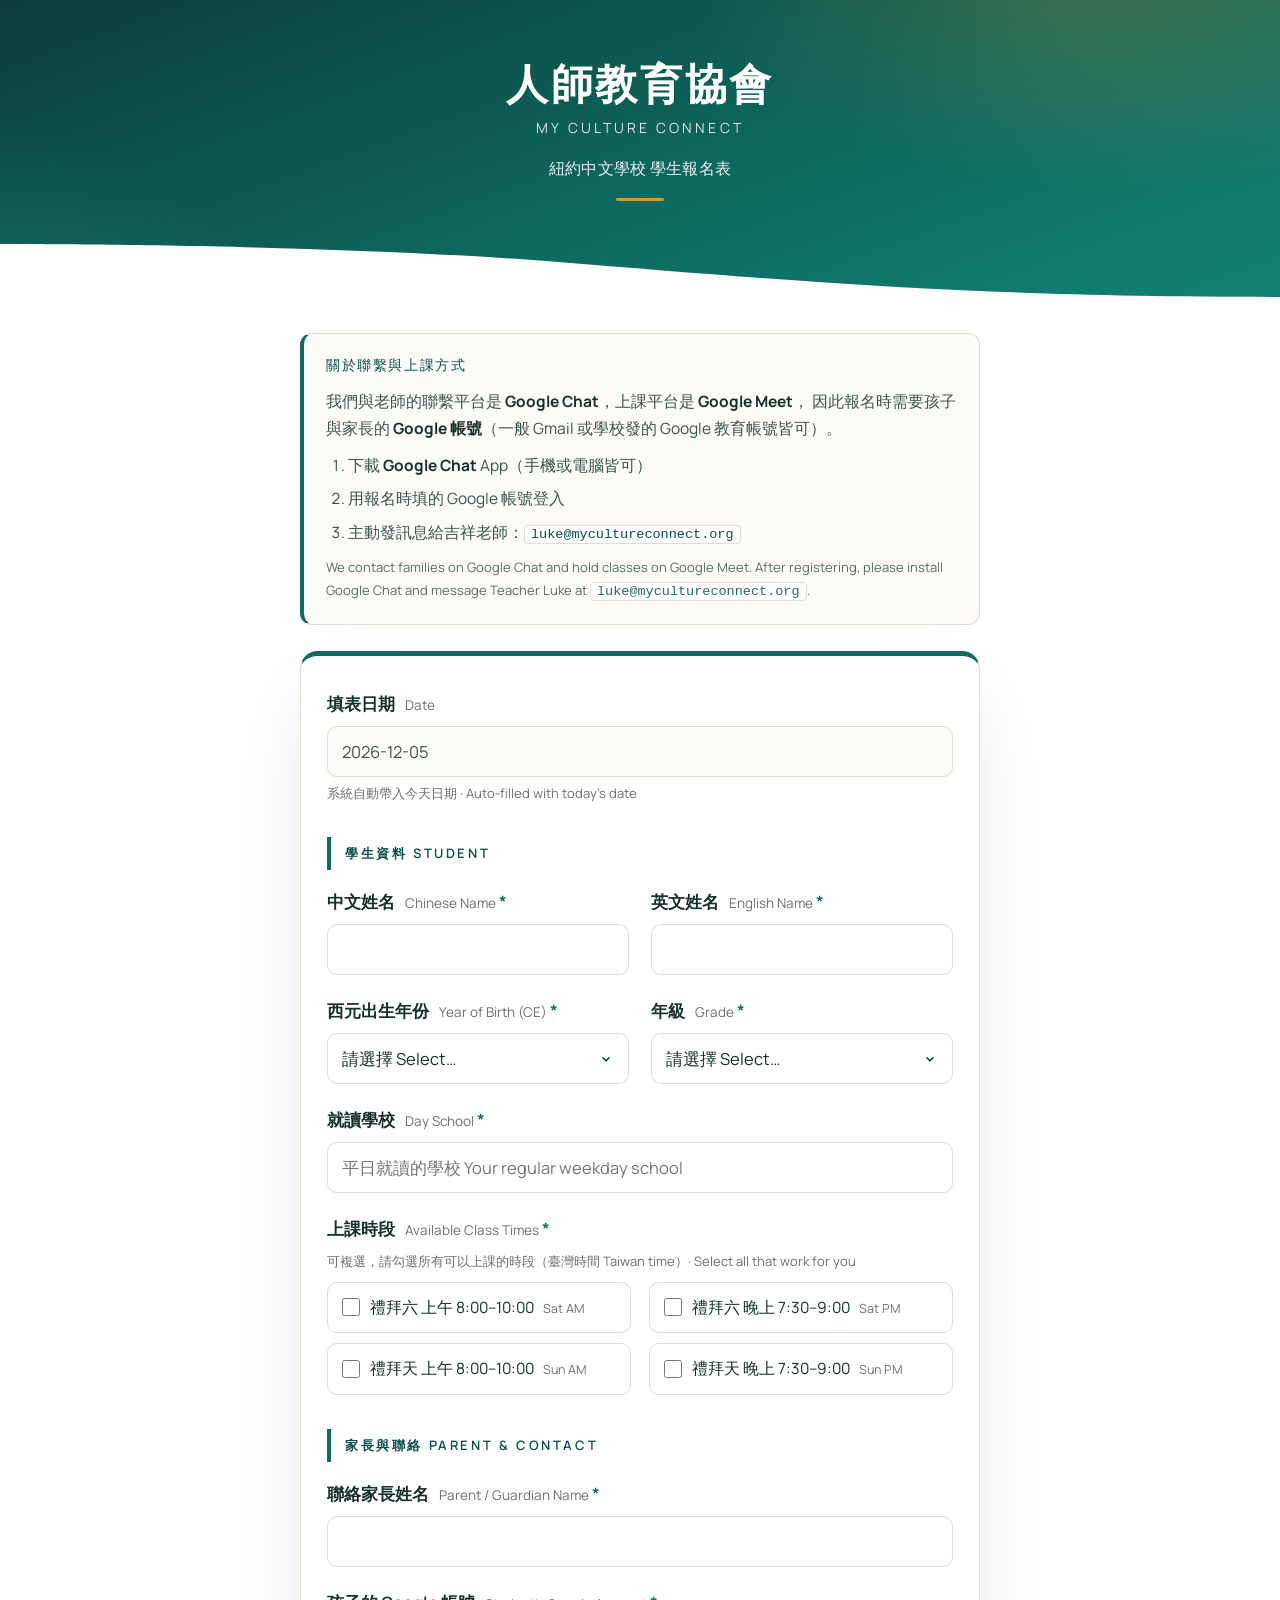
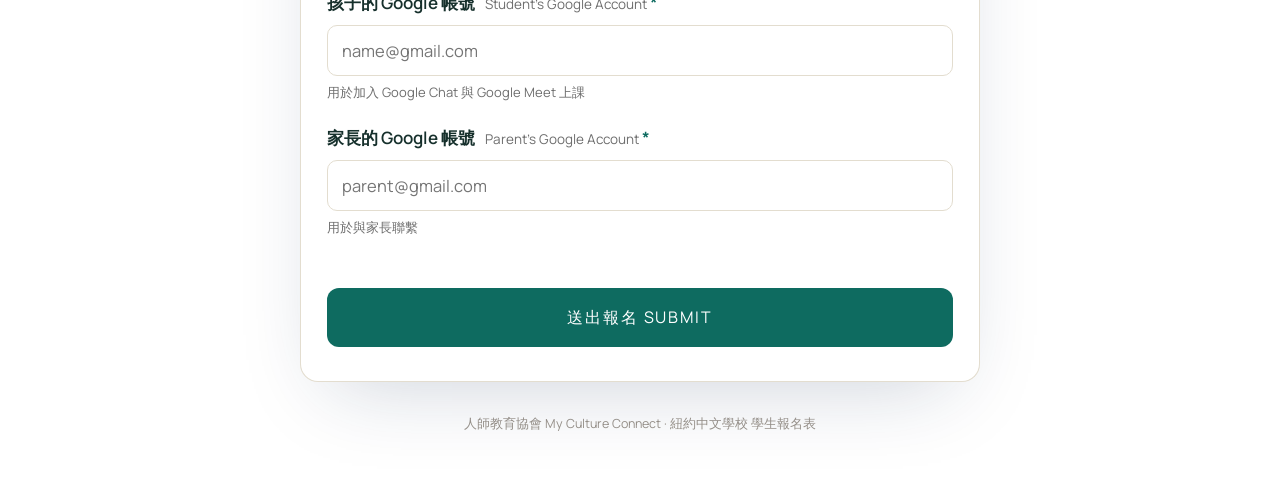
<file: ny-chinese-school/index.html>
<!DOCTYPE html>
<html lang="zh-Hant">
<head>
<meta charset="UTF-8">
<meta name="viewport" content="width=device-width, initial-scale=1.0">
<title>紐約中文學校 學生報名 · 人師教育協會 My Culture Connect</title>
<meta name="description" content="紐約中文學校學生報名表 · My Culture Connect">
<link rel="preconnect" href="https://fonts.googleapis.com">
<link rel="preconnect" href="https://fonts.gstatic.com" crossorigin>
<link href="https://fonts.googleapis.com/css2?family=Fraunces:opsz,wght@9..144,400..600&family=Manrope:wght@400;500;600;700;800&display=swap" rel="stylesheet">
<link rel="icon" type="image/svg+xml" href="../assets/favicon.svg">
<link rel="stylesheet" href="../assets/shared.css">
</head>
<body>

<header class="mcc-header">
  <a class="logo" href="https://www.mycultureconnect.org" target="_blank" rel="noopener">
    <img src="../assets/favicon.svg" alt="My Culture Connect logo">
  </a>
  <div class="brand-name">
    人師教育協會
    <span class="en">My Culture Connect</span>
  </div>
  <div class="form-title">紐約中文學校 學生報名表</div>
  <div class="rule"></div>
</header>

<div class="note">
  <h3>關於聯繫與上課方式</h3>
  我們與老師的聯繫平台是 <strong>Google Chat</strong>，上課平台是 <strong>Google Meet</strong>，
  因此報名時需要孩子與家長的 <strong>Google 帳號</strong>（一般 Gmail 或學校發的 Google 教育帳號皆可）。
  <ol>
    <li>下載 <strong>Google Chat</strong> App（手機或電腦皆可）</li>
    <li>用報名時填的 Google 帳號登入</li>
    <li>主動發訊息給吉祥老師：<code>luke@mycultureconnect.org</code></li>
  </ol>
  <span class="en">We contact families on Google Chat and hold classes on Google Meet. After registering, please install Google Chat and message Teacher Luke at <code>luke@mycultureconnect.org</code>.</span>
</div>

<form id="regForm" novalidate>

  <div class="field">
    <label for="fill_date">填表日期 <span class="en">Date</span></label>
    <input type="text" id="fill_date" readonly>
    <div class="hint">系統自動帶入今天日期 · Auto-filled with today's date</div>
  </div>

  <div class="section-label">學生資料 Student</div>

  <div class="grid2" style="margin-bottom:22px;">
    <div class="field">
      <label for="chinese_name">中文姓名 <span class="en">Chinese Name</span><span class="req">*</span></label>
      <input type="text" id="chinese_name" name="chinese_name" required autocomplete="off">
    </div>
    <div class="field">
      <label for="english_name">英文姓名 <span class="en">English Name</span><span class="req">*</span></label>
      <input type="text" id="english_name" name="english_name" required autocomplete="off">
    </div>
  </div>

  <div class="grid2" style="margin-bottom:22px;">
    <div class="field">
      <label for="birth_year">西元出生年份 <span class="en">Year of Birth (CE)</span><span class="req">*</span></label>
      <select id="birth_year" name="birth_year" required>
        <option value="" disabled selected>請選擇 Select…</option>
      </select>
    </div>
    <div class="field">
      <label for="grade">年級 <span class="en">Grade</span><span class="req">*</span></label>
      <select id="grade" name="grade" required>
        <option value="" disabled selected>請選擇 Select…</option>
        <option value="一年級 Grade 1">一年級 Grade 1</option>
        <option value="二年級 Grade 2">二年級 Grade 2</option>
        <option value="三年級 Grade 3">三年級 Grade 3</option>
        <option value="四年級 Grade 4">四年級 Grade 4</option>
        <option value="五年級 Grade 5">五年級 Grade 5</option>
        <option value="六年級 Grade 6">六年級 Grade 6</option>
        <option value="七年級 Grade 7">七年級 Grade 7</option>
        <option value="八年級 Grade 8">八年級 Grade 8</option>
        <option value="九年級 Grade 9">九年級 Grade 9</option>
      </select>
    </div>
  </div>

  <div class="field">
    <label for="school">就讀學校 <span class="en">Day School</span><span class="req">*</span></label>
    <input type="text" id="school" name="school" required autocomplete="off"
           placeholder="平日就讀的學校 Your regular weekday school">
  </div>

  <div class="field">
    <label>上課時段 <span class="en">Available Class Times</span><span class="req">*</span></label>
    <div class="hint" style="margin-bottom:10px;">可複選，請勾選所有可以上課的時段（臺灣時間 Taiwan time）· Select all that work for you</div>
    <div class="opt-grid cols-2">
      <label class="opt-row"><input type="checkbox" name="class_times" value="禮拜六 上午 8:00–10:00"><span>禮拜六 上午 8:00–10:00<span class="en"> Sat AM</span></span></label>
      <label class="opt-row"><input type="checkbox" name="class_times" value="禮拜六 晚上 7:30–9:00"><span>禮拜六 晚上 7:30–9:00<span class="en"> Sat PM</span></span></label>
      <label class="opt-row"><input type="checkbox" name="class_times" value="禮拜天 上午 8:00–10:00"><span>禮拜天 上午 8:00–10:00<span class="en"> Sun AM</span></span></label>
      <label class="opt-row"><input type="checkbox" name="class_times" value="禮拜天 晚上 7:30–9:00"><span>禮拜天 晚上 7:30–9:00<span class="en"> Sun PM</span></span></label>
    </div>
  </div>

  <div class="section-label">家長與聯絡 Parent &amp; Contact</div>

  <div class="field">
    <label for="parent_name">聯絡家長姓名 <span class="en">Parent / Guardian Name</span><span class="req">*</span></label>
    <input type="text" id="parent_name" name="parent_name" required autocomplete="off">
  </div>

  <div class="field">
    <label for="student_google">孩子的 Google 帳號 <span class="en">Student's Google Account</span><span class="req">*</span></label>
    <input type="email" id="student_google" name="student_google" required
           autocomplete="off" placeholder="name@gmail.com" inputmode="email">
    <div class="hint">用於加入 Google Chat 與 Google Meet 上課</div>
  </div>

  <div class="field">
    <label for="parent_google">家長的 Google 帳號 <span class="en">Parent's Google Account</span><span class="req">*</span></label>
    <input type="email" id="parent_google" name="parent_google" required
           autocomplete="off" placeholder="parent@gmail.com" inputmode="email">
    <div class="hint">用於與家長聯繫</div>
  </div>

  <button type="submit" id="submitBtn">送出報名 Submit</button>
  <div class="errbox" id="errbox"></div>
</form>

<div class="success" id="done">
  <div class="check">✓</div>
  <h2 class="serif">報名完成，謝謝您！<span class="en">Registration received — thank you</span></h2>

  <div class="next">
    <h3>接下來請主動做這件事</h3>
    <ol>
      <li>下載 <strong>Google Chat</strong> App（手機或電腦皆可）</li>
      <li>用報名時填的 <strong>Google 帳號</strong>登入</li>
      <li><strong>主動發訊息給吉祥老師</strong>：<code>luke@mycultureconnect.org</code></li>
    </ol>
  </div>

  <div class="note-line">若有媒合上就會透過 Line 通知。</div>
</div>

<footer>人師教育協會 My Culture Connect · 紐約中文學校 學生報名表</footer>

<script>
  const WEBHOOK_URL = 'https://script.google.com/macros/s/AKfycbzWp2Y8J2ADrAARm_YRmN9J860ERvuA8FiNJ9yuKtNxw3y-V8M1F8xW87qcAvMgwJ5r/exec';

  // 填表日期：顯示今天（唯讀），存檔以伺服器時間為準
  (function () {
    const d = new Date();
    const pad = n => String(n).padStart(2, '0');
    document.getElementById('fill_date').value =
      d.getFullYear() + '-' + pad(d.getMonth() + 1) + '-' + pad(d.getDate());

    // 出生年份選項：涵蓋 1–9 年級（約 6–18 歲）
    const sel = document.getElementById('birth_year');
    const thisYear = d.getFullYear();
    for (let y = thisYear - 5; y >= thisYear - 18; y--) {
      const o = document.createElement('option');
      o.value = String(y);
      o.textContent = String(y);
      sel.appendChild(o);
    }
  })();

  const form = document.getElementById('regForm');
  const btn = document.getElementById('submitBtn');
  const errbox = document.getElementById('errbox');

  function showError(msg) {
    errbox.textContent = msg;
    errbox.style.display = 'block';
  }

  form.addEventListener('submit', async function (e) {
    e.preventDefault();
    errbox.style.display = 'none';

    if (!form.checkValidity()) {
      form.reportValidity();
      return;
    }
    const times = [].slice.call(
      document.querySelectorAll('input[name="class_times"]:checked')
    ).map(function (x) { return x.value; });
    if (times.length === 0) {
      showError('請至少勾選一個上課時段。Please select at least one class time.');
      return;
    }
    // 'sv-SE' locale 給 'YYYY-MM-DD HH:MM:SS' 格式；指定 Asia/Taipei 時區
    const fillTime = new Date().toLocaleString('sv-SE', { timeZone: 'Asia/Taipei' });

    // JSON key 必須對齊 Sheet 第一列中文 header（sheet.best 規則）
    const payload = {
      '__tab':            '紐約中文學校',
      '填表時間':         fillTime,
      '中文姓名':         document.getElementById('chinese_name').value.trim(),
      '英文姓名':         document.getElementById('english_name').value.trim(),
      '西元出生年份':     document.getElementById('birth_year').value,
      '就讀學校':         document.getElementById('school').value.trim(),
      '年級':            document.getElementById('grade').value,
      '上課時段':         times.join(', '),
      '聯絡家長姓名':     document.getElementById('parent_name').value.trim(),
      '孩子 Google 帳號': document.getElementById('student_google').value.trim(),
      '家長 Google 帳號': document.getElementById('parent_google').value.trim(),
    };

    btn.disabled = true;
    btn.textContent = '送出中… Submitting…';

    try {
      const res = await fetch(WEBHOOK_URL, {
        method: 'POST',
        mode: 'no-cors',
        body: JSON.stringify(payload),
      });

      form.style.display = 'none';
      document.getElementById('done').style.display = 'block';
      window.scrollTo({ top: 0, behavior: 'smooth' });
    } catch (err) {
      btn.disabled = false;
      btn.textContent = '送出報名 Submit';
      showError('送出失敗，請檢查網路後再試一次。若持續發生，請直接 email luke@mycultureconnect.org。');
    }
  });
</script>
</body>
</html>
</file>
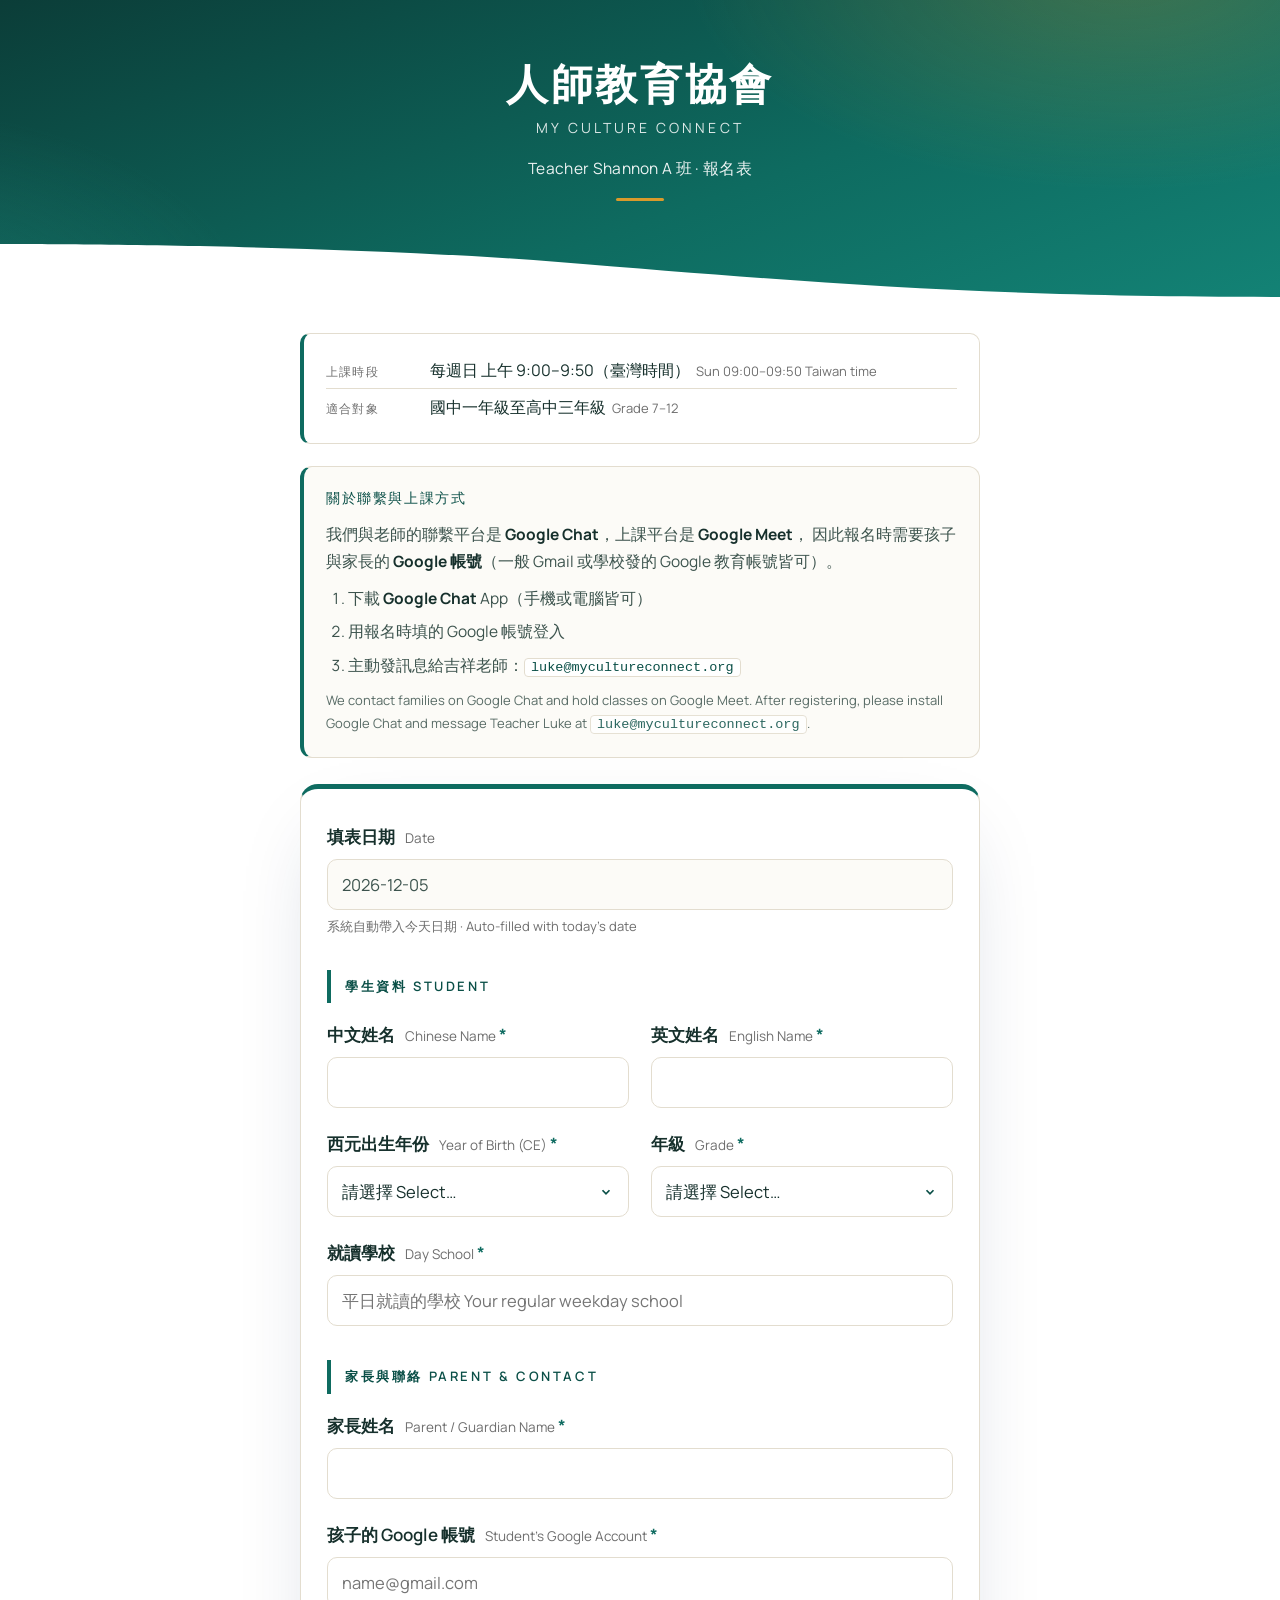
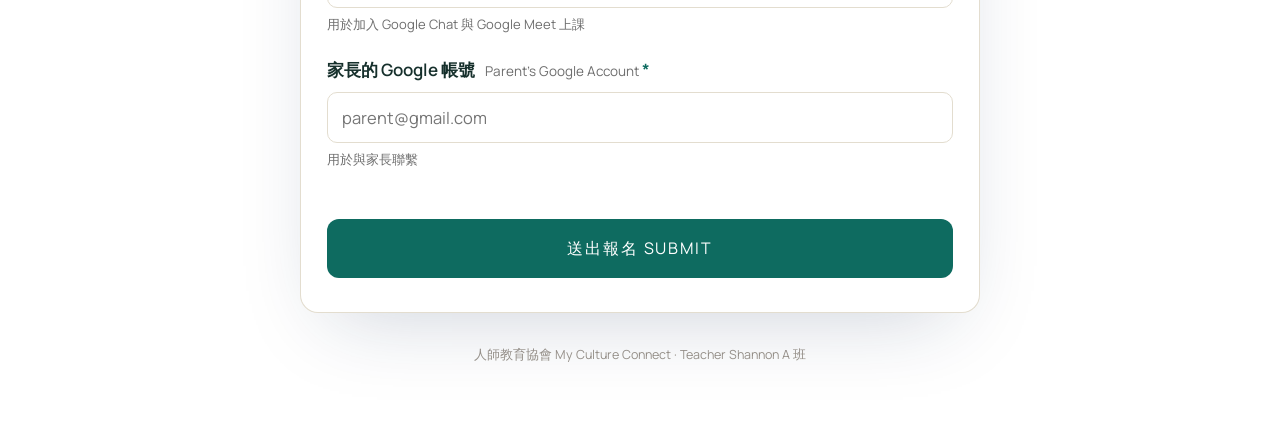
<file: shannon-a/index.html>
<!DOCTYPE html>
<html lang="zh-Hant">
<head>
<meta charset="UTF-8">
<meta name="viewport" content="width=device-width, initial-scale=1.0">
<title>Teacher Shannon A 班 報名 · 人師教育協會 My Culture Connect</title>
<meta name="description" content="Teacher Shannon A 班 · 國中至高三英語小班 · My Culture Connect">
<link rel="preconnect" href="https://fonts.googleapis.com">
<link rel="preconnect" href="https://fonts.gstatic.com" crossorigin>
<link href="https://fonts.googleapis.com/css2?family=Fraunces:opsz,wght@9..144,400..600&family=Manrope:wght@400;500;600;700;800&display=swap" rel="stylesheet">
<link rel="icon" type="image/svg+xml" href="../assets/favicon.svg">
<link rel="stylesheet" href="../assets/shared.css">
<style>
  .class-info{
    max-width:var(--max);
    margin:0 auto 22px;
    background:#fff;
    border:1px solid var(--line);
    border-left:4px solid var(--brand);
    border-radius:10px;
    padding:18px 22px;
  }
  .class-info .row{
    display:flex;
    align-items:baseline;
    gap:14px;
    padding:6px 0;
  }
  .class-info .row + .row{
    border-top:1px solid var(--line);
  }
  .class-info .k{
    font-family:'Manrope','PingFang TC',sans-serif;
    font-size:12px;
    color:var(--ink-muted);
    letter-spacing:.10em;
    text-transform:uppercase;
    min-width:90px;
    flex-shrink:0;
  }
  .class-info .v{
    font-size:16px;
    color:var(--ink);
    line-height:1.5;
  }
  .class-info .v .en{
    color:var(--ink-muted);
    font-size:13px;
    margin-left:6px;
  }
</style>
</head>
<body>

<header class="mcc-header">
  <a class="logo" href="https://www.mycultureconnect.org" target="_blank" rel="noopener">
    <img src="../assets/favicon.svg" alt="My Culture Connect logo">
  </a>
  <div class="brand-name">
    人師教育協會
    <span class="en">My Culture Connect</span>
  </div>
  <div class="form-title">Teacher Shannon A 班 · 報名表</div>
  <div class="rule"></div>
</header>

<div class="class-info">
  <div class="row">
    <div class="k">上課時段</div>
    <div class="v">每週日 上午 9:00–9:50（臺灣時間）<span class="en">Sun 09:00–09:50 Taiwan time</span></div>
  </div>
  <div class="row">
    <div class="k">適合對象</div>
    <div class="v">國中一年級至高中三年級<span class="en">Grade 7–12</span></div>
  </div>
</div>

<div class="note">
  <h3>關於聯繫與上課方式</h3>
  我們與老師的聯繫平台是 <strong>Google Chat</strong>，上課平台是 <strong>Google Meet</strong>，
  因此報名時需要孩子與家長的 <strong>Google 帳號</strong>（一般 Gmail 或學校發的 Google 教育帳號皆可）。
  <ol>
    <li>下載 <strong>Google Chat</strong> App（手機或電腦皆可）</li>
    <li>用報名時填的 Google 帳號登入</li>
    <li>主動發訊息給吉祥老師：<code>luke@mycultureconnect.org</code></li>
  </ol>
  <span class="en">We contact families on Google Chat and hold classes on Google Meet. After registering, please install Google Chat and message Teacher Luke at <code>luke@mycultureconnect.org</code>.</span>
</div>

<form id="regForm" novalidate>

  <div class="field">
    <label for="fill_date">填表日期 <span class="en">Date</span></label>
    <input type="text" id="fill_date" readonly>
    <div class="hint">系統自動帶入今天日期 · Auto-filled with today's date</div>
  </div>

  <div class="section-label">學生資料 Student</div>

  <div class="grid2" style="margin-bottom:22px;">
    <div class="field">
      <label for="chinese_name">中文姓名 <span class="en">Chinese Name</span><span class="req">*</span></label>
      <input type="text" id="chinese_name" name="chinese_name" required autocomplete="off">
    </div>
    <div class="field">
      <label for="english_name">英文姓名 <span class="en">English Name</span><span class="req">*</span></label>
      <input type="text" id="english_name" name="english_name" required autocomplete="off">
    </div>
  </div>

  <div class="grid2" style="margin-bottom:22px;">
    <div class="field">
      <label for="birth_year">西元出生年份 <span class="en">Year of Birth (CE)</span><span class="req">*</span></label>
      <select id="birth_year" name="birth_year" required>
        <option value="" disabled selected>請選擇 Select…</option>
      </select>
    </div>
    <div class="field">
      <label for="grade">年級 <span class="en">Grade</span><span class="req">*</span></label>
      <select id="grade" name="grade" required>
        <option value="" disabled selected>請選擇 Select…</option>
        <option value="七年級 Grade 7">七年級 Grade 7</option>
        <option value="八年級 Grade 8">八年級 Grade 8</option>
        <option value="九年級 Grade 9">九年級 Grade 9</option>
        <option value="十年級 Grade 10">十年級 Grade 10</option>
        <option value="十一年級 Grade 11">十一年級 Grade 11</option>
        <option value="十二年級 Grade 12">十二年級 Grade 12</option>
      </select>
    </div>
  </div>

  <div class="field">
    <label for="school">就讀學校 <span class="en">Day School</span><span class="req">*</span></label>
    <input type="text" id="school" name="school" required autocomplete="off"
           placeholder="平日就讀的學校 Your regular weekday school">
  </div>

  <div class="section-label">家長與聯絡 Parent &amp; Contact</div>

  <div class="field">
    <label for="parent_name">家長姓名 <span class="en">Parent / Guardian Name</span><span class="req">*</span></label>
    <input type="text" id="parent_name" name="parent_name" required autocomplete="off">
  </div>

  <div class="field">
    <label for="student_google">孩子的 Google 帳號 <span class="en">Student's Google Account</span><span class="req">*</span></label>
    <input type="email" id="student_google" name="student_google" required
           autocomplete="off" placeholder="name@gmail.com" inputmode="email">
    <div class="hint">用於加入 Google Chat 與 Google Meet 上課</div>
  </div>

  <div class="field">
    <label for="parent_google">家長的 Google 帳號 <span class="en">Parent's Google Account</span><span class="req">*</span></label>
    <input type="email" id="parent_google" name="parent_google" required
           autocomplete="off" placeholder="parent@gmail.com" inputmode="email">
    <div class="hint">用於與家長聯繫</div>
  </div>

  <button type="submit" id="submitBtn">送出報名 Submit</button>
  <div class="errbox" id="errbox"></div>
</form>

<div class="success" id="done">
  <div class="check">✓</div>
  <h2 class="serif">報名完成，謝謝您！<span class="en">Registration received — thank you</span></h2>

  <div class="next">
    <h3>接下來請主動做這件事</h3>
    <ol>
      <li>下載 <strong>Google Chat</strong> App（手機或電腦皆可）</li>
      <li>用報名時填的 <strong>Google 帳號</strong>登入</li>
      <li><strong>主動發訊息給吉祥老師</strong>：<code>luke@mycultureconnect.org</code></li>
    </ol>
  </div>

  <div class="note-line">若有媒合上就會透過 Line 通知。</div>
</div>

<footer>人師教育協會 My Culture Connect · Teacher Shannon A 班</footer>

<script>
  const WEBHOOK_URL = 'https://script.google.com/macros/s/AKfycbzWp2Y8J2ADrAARm_YRmN9J860ERvuA8FiNJ9yuKtNxw3y-V8M1F8xW87qcAvMgwJ5r/exec';

  (function () {
    const d = new Date();
    const pad = n => String(n).padStart(2, '0');
    document.getElementById('fill_date').value =
      d.getFullYear() + '-' + pad(d.getMonth() + 1) + '-' + pad(d.getDate());

    // 出生年份選項：涵蓋七年級至十二年級（約 12–18 歲，給上下緣彈性）
    const sel = document.getElementById('birth_year');
    const thisYear = d.getFullYear();
    for (let y = thisYear - 12; y >= thisYear - 19; y--) {
      const o = document.createElement('option');
      o.value = String(y);
      o.textContent = String(y);
      sel.appendChild(o);
    }
  })();

  const form = document.getElementById('regForm');
  const btn = document.getElementById('submitBtn');
  const errbox = document.getElementById('errbox');

  function showError(msg) {
    errbox.textContent = msg;
    errbox.style.display = 'block';
  }

  form.addEventListener('submit', async function (e) {
    e.preventDefault();
    errbox.style.display = 'none';

    if (!form.checkValidity()) {
      form.reportValidity();
      return;
    }

    const fillTime = new Date().toLocaleString('sv-SE', { timeZone: 'Asia/Taipei' });

    const payload = {
      '__tab':            '小班_Shannon_A',
      '填表時間':         fillTime,
      '中文姓名':         document.getElementById('chinese_name').value.trim(),
      '英文姓名':         document.getElementById('english_name').value.trim(),
      '西元出生年份':     document.getElementById('birth_year').value,
      '年級':            document.getElementById('grade').value,
      '就讀學校':         document.getElementById('school').value.trim(),
      '家長姓名':         document.getElementById('parent_name').value.trim(),
      '孩子 Google 帳號': document.getElementById('student_google').value.trim(),
      '家長 Google 帳號': document.getElementById('parent_google').value.trim(),
    };

    btn.disabled = true;
    btn.textContent = '送出中… Submitting…';

    try {
      const res = await fetch(WEBHOOK_URL, {
        method: 'POST',
        mode: 'no-cors',
        body: JSON.stringify(payload),
      });

      form.style.display = 'none';
      document.getElementById('done').style.display = 'block';
      window.scrollTo({ top: 0, behavior: 'smooth' });
    } catch (err) {
      btn.disabled = false;
      btn.textContent = '送出報名 Submit';
      showError('送出失敗，請檢查網路後再試一次。若持續發生，請直接 email luke@mycultureconnect.org。');
    }
  });
</script>
</body>
</html>
</file>
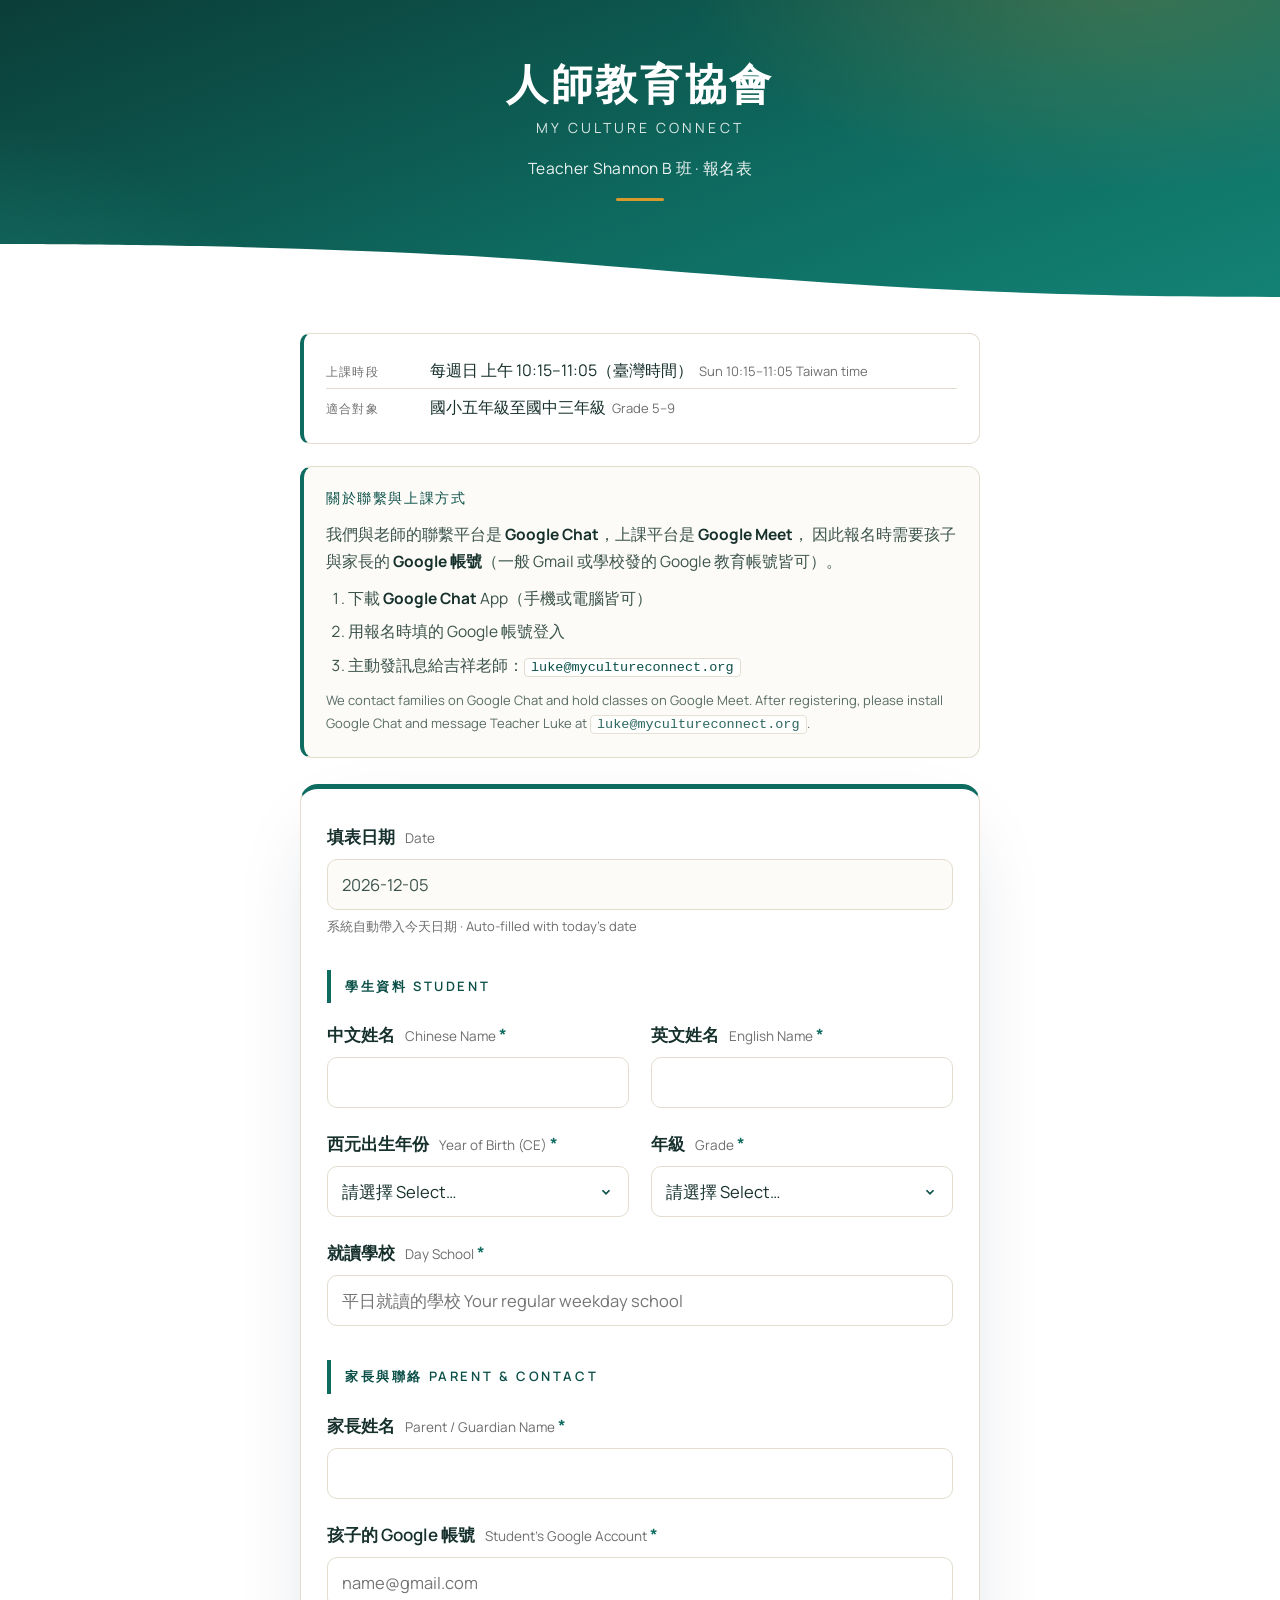
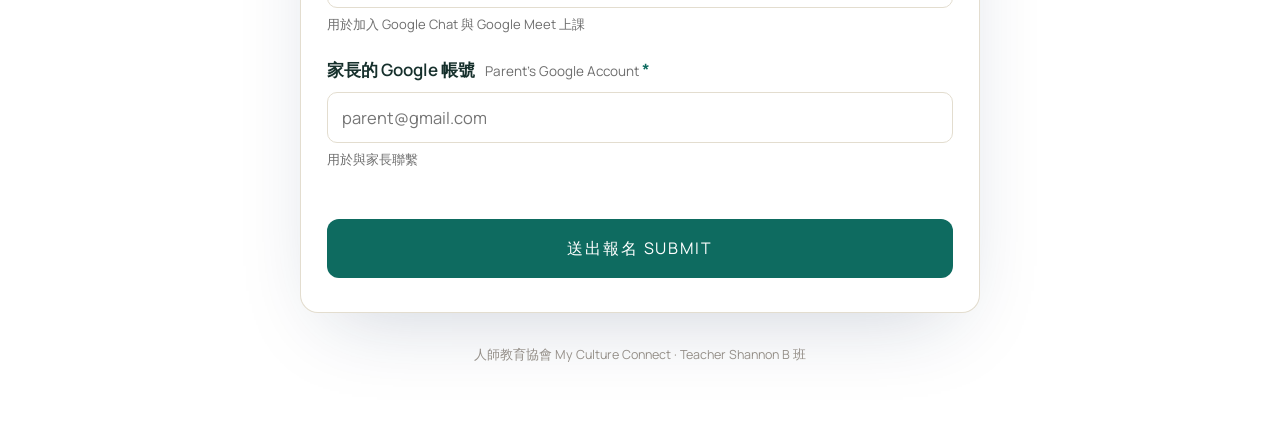
<file: shannon-b/index.html>
<!DOCTYPE html>
<html lang="zh-Hant">
<head>
<meta charset="UTF-8">
<meta name="viewport" content="width=device-width, initial-scale=1.0">
<title>Teacher Shannon B 班 報名 · 人師教育協會 My Culture Connect</title>
<meta name="description" content="Teacher Shannon B 班 · 國小五年級至國中三年級英語小班 · My Culture Connect">
<link rel="preconnect" href="https://fonts.googleapis.com">
<link rel="preconnect" href="https://fonts.gstatic.com" crossorigin>
<link href="https://fonts.googleapis.com/css2?family=Fraunces:opsz,wght@9..144,400..600&family=Manrope:wght@400;500;600;700;800&display=swap" rel="stylesheet">
<link rel="icon" type="image/svg+xml" href="../assets/favicon.svg">
<link rel="stylesheet" href="../assets/shared.css">
<style>
  .class-info{
    max-width:var(--max);
    margin:0 auto 22px;
    background:#fff;
    border:1px solid var(--line);
    border-left:4px solid var(--brand);
    border-radius:10px;
    padding:18px 22px;
  }
  .class-info .row{
    display:flex;
    align-items:baseline;
    gap:14px;
    padding:6px 0;
  }
  .class-info .row + .row{
    border-top:1px solid var(--line);
  }
  .class-info .k{
    font-family:'Manrope','PingFang TC',sans-serif;
    font-size:12px;
    color:var(--ink-muted);
    letter-spacing:.10em;
    text-transform:uppercase;
    min-width:90px;
    flex-shrink:0;
  }
  .class-info .v{
    font-size:16px;
    color:var(--ink);
    line-height:1.5;
  }
  .class-info .v .en{
    color:var(--ink-muted);
    font-size:13px;
    margin-left:6px;
  }
</style>
</head>
<body>

<header class="mcc-header">
  <a class="logo" href="https://www.mycultureconnect.org" target="_blank" rel="noopener">
    <img src="../assets/favicon.svg" alt="My Culture Connect logo">
  </a>
  <div class="brand-name">
    人師教育協會
    <span class="en">My Culture Connect</span>
  </div>
  <div class="form-title">Teacher Shannon B 班 · 報名表</div>
  <div class="rule"></div>
</header>

<div class="class-info">
  <div class="row">
    <div class="k">上課時段</div>
    <div class="v">每週日 上午 10:15–11:05（臺灣時間）<span class="en">Sun 10:15–11:05 Taiwan time</span></div>
  </div>
  <div class="row">
    <div class="k">適合對象</div>
    <div class="v">國小五年級至國中三年級<span class="en">Grade 5–9</span></div>
  </div>
</div>

<div class="note">
  <h3>關於聯繫與上課方式</h3>
  我們與老師的聯繫平台是 <strong>Google Chat</strong>，上課平台是 <strong>Google Meet</strong>，
  因此報名時需要孩子與家長的 <strong>Google 帳號</strong>（一般 Gmail 或學校發的 Google 教育帳號皆可）。
  <ol>
    <li>下載 <strong>Google Chat</strong> App（手機或電腦皆可）</li>
    <li>用報名時填的 Google 帳號登入</li>
    <li>主動發訊息給吉祥老師：<code>luke@mycultureconnect.org</code></li>
  </ol>
  <span class="en">We contact families on Google Chat and hold classes on Google Meet. After registering, please install Google Chat and message Teacher Luke at <code>luke@mycultureconnect.org</code>.</span>
</div>

<form id="regForm" novalidate>

  <div class="field">
    <label for="fill_date">填表日期 <span class="en">Date</span></label>
    <input type="text" id="fill_date" readonly>
    <div class="hint">系統自動帶入今天日期 · Auto-filled with today's date</div>
  </div>

  <div class="section-label">學生資料 Student</div>

  <div class="grid2" style="margin-bottom:22px;">
    <div class="field">
      <label for="chinese_name">中文姓名 <span class="en">Chinese Name</span><span class="req">*</span></label>
      <input type="text" id="chinese_name" name="chinese_name" required autocomplete="off">
    </div>
    <div class="field">
      <label for="english_name">英文姓名 <span class="en">English Name</span><span class="req">*</span></label>
      <input type="text" id="english_name" name="english_name" required autocomplete="off">
    </div>
  </div>

  <div class="grid2" style="margin-bottom:22px;">
    <div class="field">
      <label for="birth_year">西元出生年份 <span class="en">Year of Birth (CE)</span><span class="req">*</span></label>
      <select id="birth_year" name="birth_year" required>
        <option value="" disabled selected>請選擇 Select…</option>
      </select>
    </div>
    <div class="field">
      <label for="grade">年級 <span class="en">Grade</span><span class="req">*</span></label>
      <select id="grade" name="grade" required>
        <option value="" disabled selected>請選擇 Select…</option>
        <option value="五年級 Grade 5">五年級 Grade 5</option>
        <option value="六年級 Grade 6">六年級 Grade 6</option>
        <option value="七年級 Grade 7">七年級 Grade 7</option>
        <option value="八年級 Grade 8">八年級 Grade 8</option>
        <option value="九年級 Grade 9">九年級 Grade 9</option>
      </select>
    </div>
  </div>

  <div class="field">
    <label for="school">就讀學校 <span class="en">Day School</span><span class="req">*</span></label>
    <input type="text" id="school" name="school" required autocomplete="off"
           placeholder="平日就讀的學校 Your regular weekday school">
  </div>

  <div class="section-label">家長與聯絡 Parent &amp; Contact</div>

  <div class="field">
    <label for="parent_name">家長姓名 <span class="en">Parent / Guardian Name</span><span class="req">*</span></label>
    <input type="text" id="parent_name" name="parent_name" required autocomplete="off">
  </div>

  <div class="field">
    <label for="student_google">孩子的 Google 帳號 <span class="en">Student's Google Account</span><span class="req">*</span></label>
    <input type="email" id="student_google" name="student_google" required
           autocomplete="off" placeholder="name@gmail.com" inputmode="email">
    <div class="hint">用於加入 Google Chat 與 Google Meet 上課</div>
  </div>

  <div class="field">
    <label for="parent_google">家長的 Google 帳號 <span class="en">Parent's Google Account</span><span class="req">*</span></label>
    <input type="email" id="parent_google" name="parent_google" required
           autocomplete="off" placeholder="parent@gmail.com" inputmode="email">
    <div class="hint">用於與家長聯繫</div>
  </div>

  <button type="submit" id="submitBtn">送出報名 Submit</button>
  <div class="errbox" id="errbox"></div>
</form>

<div class="success" id="done">
  <div class="check">✓</div>
  <h2 class="serif">報名完成，謝謝您！<span class="en">Registration received — thank you</span></h2>

  <div class="next">
    <h3>接下來請主動做這件事</h3>
    <ol>
      <li>下載 <strong>Google Chat</strong> App（手機或電腦皆可）</li>
      <li>用報名時填的 <strong>Google 帳號</strong>登入</li>
      <li><strong>主動發訊息給吉祥老師</strong>：<code>luke@mycultureconnect.org</code></li>
    </ol>
  </div>

  <div class="note-line">若有媒合上就會透過 Line 通知。</div>
</div>

<footer>人師教育協會 My Culture Connect · Teacher Shannon B 班</footer>

<script>
  const WEBHOOK_URL = 'https://script.google.com/macros/s/AKfycbzWp2Y8J2ADrAARm_YRmN9J860ERvuA8FiNJ9yuKtNxw3y-V8M1F8xW87qcAvMgwJ5r/exec';

  (function () {
    const d = new Date();
    const pad = n => String(n).padStart(2, '0');
    document.getElementById('fill_date').value =
      d.getFullYear() + '-' + pad(d.getMonth() + 1) + '-' + pad(d.getDate());

    // 出生年份選項：涵蓋五年級至九年級（約 10–15 歲，給上下緣彈性）
    const sel = document.getElementById('birth_year');
    const thisYear = d.getFullYear();
    for (let y = thisYear - 10; y >= thisYear - 16; y--) {
      const o = document.createElement('option');
      o.value = String(y);
      o.textContent = String(y);
      sel.appendChild(o);
    }
  })();

  const form = document.getElementById('regForm');
  const btn = document.getElementById('submitBtn');
  const errbox = document.getElementById('errbox');

  function showError(msg) {
    errbox.textContent = msg;
    errbox.style.display = 'block';
  }

  form.addEventListener('submit', async function (e) {
    e.preventDefault();
    errbox.style.display = 'none';

    if (!form.checkValidity()) {
      form.reportValidity();
      return;
    }

    const fillTime = new Date().toLocaleString('sv-SE', { timeZone: 'Asia/Taipei' });

    const payload = {
      '__tab':            '小班_Shannon_B',
      '填表時間':         fillTime,
      '中文姓名':         document.getElementById('chinese_name').value.trim(),
      '英文姓名':         document.getElementById('english_name').value.trim(),
      '西元出生年份':     document.getElementById('birth_year').value,
      '年級':            document.getElementById('grade').value,
      '就讀學校':         document.getElementById('school').value.trim(),
      '家長姓名':         document.getElementById('parent_name').value.trim(),
      '孩子 Google 帳號': document.getElementById('student_google').value.trim(),
      '家長 Google 帳號': document.getElementById('parent_google').value.trim(),
    };

    btn.disabled = true;
    btn.textContent = '送出中… Submitting…';

    try {
      const res = await fetch(WEBHOOK_URL, {
        method: 'POST',
        mode: 'no-cors',
        body: JSON.stringify(payload),
      });

      form.style.display = 'none';
      document.getElementById('done').style.display = 'block';
      window.scrollTo({ top: 0, behavior: 'smooth' });
    } catch (err) {
      btn.disabled = false;
      btn.textContent = '送出報名 Submit';
      showError('送出失敗，請檢查網路後再試一次。若持續發生，請直接 email luke@mycultureconnect.org。');
    }
  });
</script>
</body>
</html>
</file>
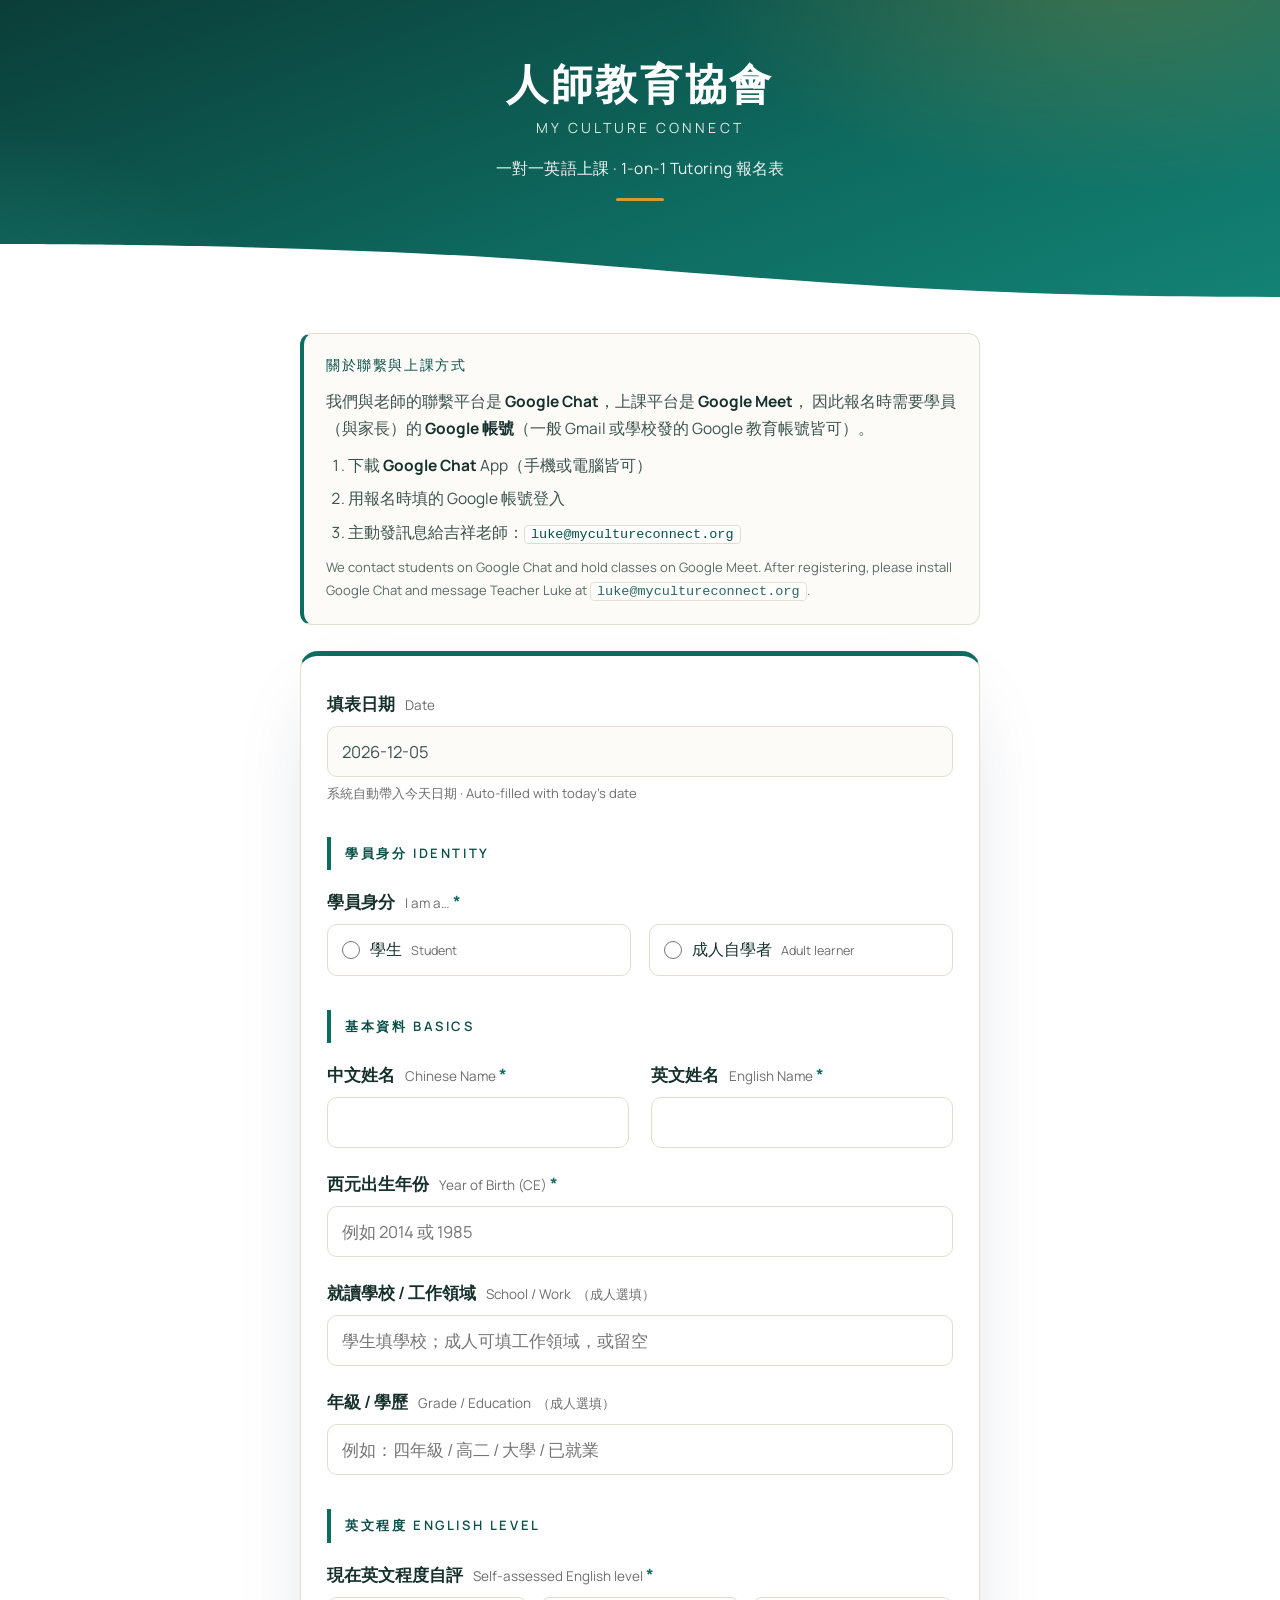
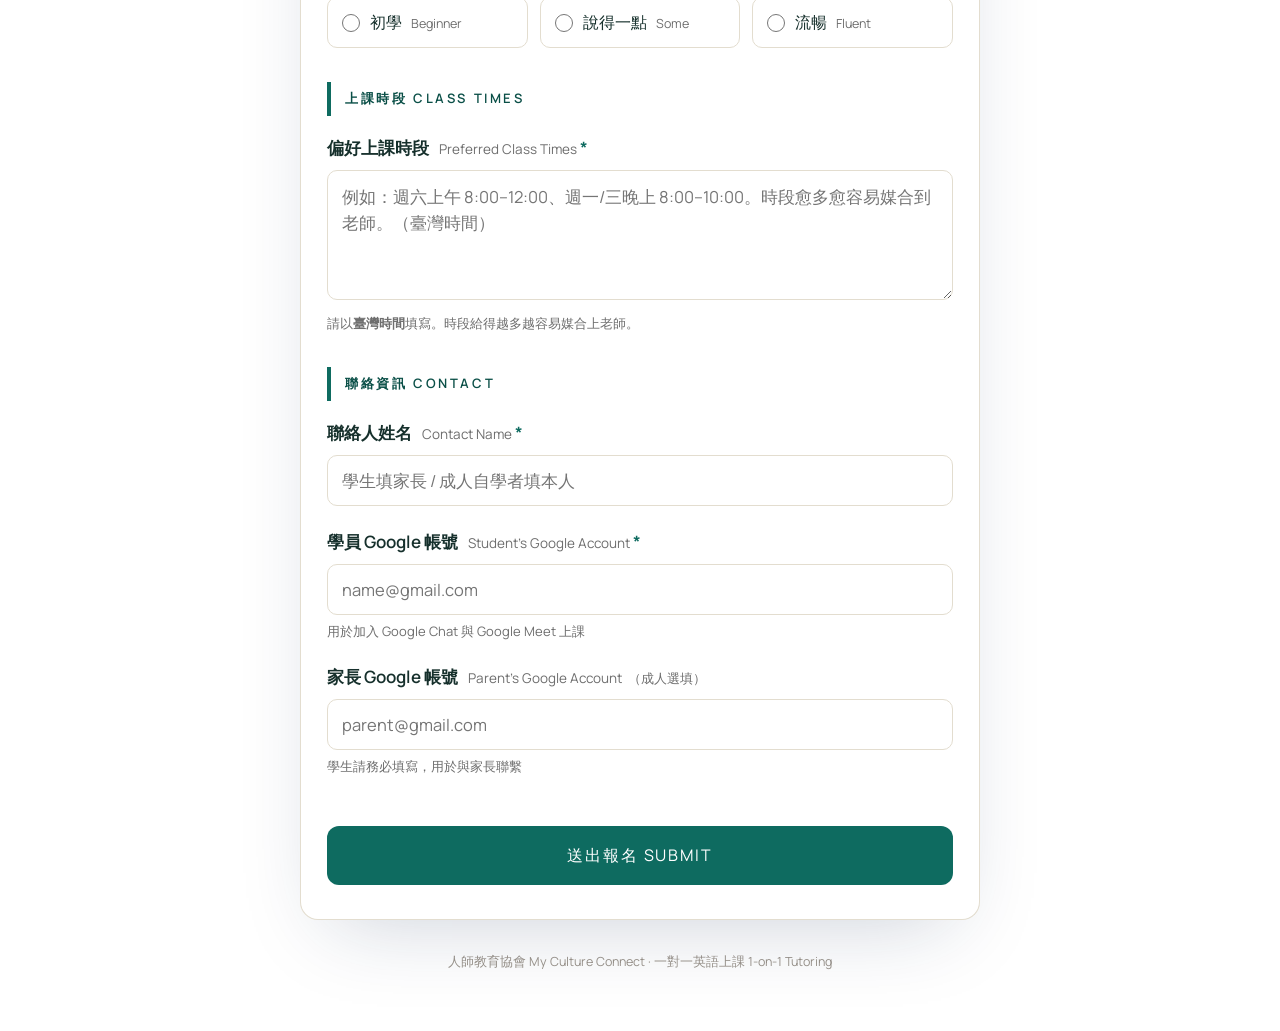
<file: tutoring/index.html>
<!DOCTYPE html>
<html lang="zh-Hant">
<head>
<meta charset="UTF-8">
<meta name="viewport" content="width=device-width, initial-scale=1.0">
<title>一對一英語上課 報名 · 人師教育協會 My Culture Connect</title>
<meta name="description" content="人師教育協會 一對一英語上課 1-on-1 Tutoring 報名表">
<link rel="preconnect" href="https://fonts.googleapis.com">
<link rel="preconnect" href="https://fonts.gstatic.com" crossorigin>
<link href="https://fonts.googleapis.com/css2?family=Fraunces:opsz,wght@9..144,400..600&family=Manrope:wght@400;500;600;700;800&display=swap" rel="stylesheet">
<link rel="icon" type="image/svg+xml" href="../assets/favicon.svg">
<link rel="stylesheet" href="../assets/shared.css">
</head>
<body>

<header class="mcc-header">
  <a class="logo" href="https://www.mycultureconnect.org" target="_blank" rel="noopener">
    <img src="../assets/favicon.svg" alt="My Culture Connect logo">
  </a>
  <div class="brand-name">
    人師教育協會
    <span class="en">My Culture Connect</span>
  </div>
  <div class="form-title">一對一英語上課 · 1-on-1 Tutoring 報名表</div>
  <div class="rule"></div>
</header>

<div class="note">
  <h3>關於聯繫與上課方式</h3>
  我們與老師的聯繫平台是 <strong>Google Chat</strong>，上課平台是 <strong>Google Meet</strong>，
  因此報名時需要學員（與家長）的 <strong>Google 帳號</strong>（一般 Gmail 或學校發的 Google 教育帳號皆可）。
  <ol>
    <li>下載 <strong>Google Chat</strong> App（手機或電腦皆可）</li>
    <li>用報名時填的 Google 帳號登入</li>
    <li>主動發訊息給吉祥老師：<code>luke@mycultureconnect.org</code></li>
  </ol>
  <span class="en">We contact students on Google Chat and hold classes on Google Meet. After registering, please install Google Chat and message Teacher Luke at <code>luke@mycultureconnect.org</code>.</span>
</div>

<form id="regForm" novalidate>

  <div class="field">
    <label for="fill_date">填表日期 <span class="en">Date</span></label>
    <input type="text" id="fill_date" readonly>
    <div class="hint">系統自動帶入今天日期 · Auto-filled with today's date</div>
  </div>

  <div class="section-label">學員身分 Identity</div>

  <div class="field">
    <label>學員身分 <span class="en">I am a…</span><span class="req">*</span></label>
    <div class="opt-grid cols-2">
      <label class="opt-row"><input type="radio" name="identity" value="學生 Student" required><span>學生<span class="en"> Student</span></span></label>
      <label class="opt-row"><input type="radio" name="identity" value="成人自學者 Adult learner"><span>成人自學者<span class="en"> Adult learner</span></span></label>
    </div>
  </div>

  <div class="section-label">基本資料 Basics</div>

  <div class="grid2" style="margin-bottom:22px;">
    <div class="field">
      <label for="chinese_name">中文姓名 <span class="en">Chinese Name</span><span class="req">*</span></label>
      <input type="text" id="chinese_name" name="chinese_name" required autocomplete="off">
    </div>
    <div class="field">
      <label for="english_name">英文姓名 <span class="en">English Name</span><span class="req">*</span></label>
      <input type="text" id="english_name" name="english_name" required autocomplete="off">
    </div>
  </div>

  <div class="field">
    <label for="birth_year">西元出生年份 <span class="en">Year of Birth (CE)</span><span class="req">*</span></label>
    <input type="text" id="birth_year" name="birth_year" required autocomplete="off"
           inputmode="numeric" placeholder="例如 2014 或 1985">
  </div>

  <div class="field">
    <label for="school_or_work">就讀學校 / 工作領域 <span class="en">School / Work</span><span class="optional">（成人選填）</span></label>
    <input type="text" id="school_or_work" name="school_or_work" autocomplete="off"
           placeholder="學生填學校；成人可填工作領域，或留空">
  </div>

  <div class="field">
    <label for="grade_or_education">年級 / 學歷 <span class="en">Grade / Education</span><span class="optional">（成人選填）</span></label>
    <input type="text" id="grade_or_education" name="grade_or_education" autocomplete="off"
           placeholder="例如：四年級 / 高二 / 大學 / 已就業">
  </div>

  <div class="section-label">英文程度 English Level</div>

  <div class="field">
    <label>現在英文程度自評 <span class="en">Self-assessed English level</span><span class="req">*</span></label>
    <div class="opt-grid cols-3">
      <label class="opt-row"><input type="radio" name="english_level" value="初學 Beginner" required><span>初學<span class="en"> Beginner</span></span></label>
      <label class="opt-row"><input type="radio" name="english_level" value="說得一點 Some"><span>說得一點<span class="en"> Some</span></span></label>
      <label class="opt-row"><input type="radio" name="english_level" value="流暢 Fluent"><span>流暢<span class="en"> Fluent</span></span></label>
    </div>
  </div>

  <div class="section-label">上課時段 Class Times</div>

  <div class="field">
    <label for="preferred_times">偏好上課時段 <span class="en">Preferred Class Times</span><span class="req">*</span></label>
    <textarea id="preferred_times" name="preferred_times" required
              placeholder="例如：週六上午 8:00–12:00、週一/三晚上 8:00–10:00。時段愈多愈容易媒合到老師。（臺灣時間）"></textarea>
    <div class="hint">請以<strong>臺灣時間</strong>填寫。時段給得越多越容易媒合上老師。</div>
  </div>

  <div class="section-label">聯絡資訊 Contact</div>

  <div class="field">
    <label for="contact_name">聯絡人姓名 <span class="en">Contact Name</span><span class="req">*</span></label>
    <input type="text" id="contact_name" name="contact_name" required autocomplete="off"
           placeholder="學生填家長 / 成人自學者填本人">
  </div>

  <div class="field">
    <label for="student_google">學員 Google 帳號 <span class="en">Student's Google Account</span><span class="req">*</span></label>
    <input type="email" id="student_google" name="student_google" required
           autocomplete="off" placeholder="name@gmail.com" inputmode="email">
    <div class="hint">用於加入 Google Chat 與 Google Meet 上課</div>
  </div>

  <div class="field">
    <label for="parent_google">家長 Google 帳號 <span class="en">Parent's Google Account</span><span class="optional">（成人選填）</span></label>
    <input type="email" id="parent_google" name="parent_google"
           autocomplete="off" placeholder="parent@gmail.com" inputmode="email">
    <div class="hint">學生請務必填寫，用於與家長聯繫</div>
  </div>

  <button type="submit" id="submitBtn">送出報名 Submit</button>
  <div class="errbox" id="errbox"></div>
</form>

<div class="success" id="done">
  <div class="check">✓</div>
  <h2 class="serif">報名完成，謝謝您！<span class="en">Registration received — thank you</span></h2>

  <div class="next">
    <h3>接下來請主動做這件事</h3>
    <ol>
      <li>下載 <strong>Google Chat</strong> App（手機或電腦皆可）</li>
      <li>用報名時填的 <strong>Google 帳號</strong>登入</li>
      <li><strong>主動發訊息給吉祥老師</strong>：<code>luke@mycultureconnect.org</code></li>
    </ol>
  </div>

  <div class="note-line">若有媒合上就會透過 Line 通知。</div>
</div>

<footer>人師教育協會 My Culture Connect · 一對一英語上課 1-on-1 Tutoring</footer>

<script>
  const WEBHOOK_URL = 'https://script.google.com/macros/s/AKfycbzWp2Y8J2ADrAARm_YRmN9J860ERvuA8FiNJ9yuKtNxw3y-V8M1F8xW87qcAvMgwJ5r/exec';

  // 填表日期：顯示今天（唯讀），存檔以伺服器時間為準
  (function () {
    const d = new Date();
    const pad = n => String(n).padStart(2, '0');
    document.getElementById('fill_date').value =
      d.getFullYear() + '-' + pad(d.getMonth() + 1) + '-' + pad(d.getDate());
  })();

  const form = document.getElementById('regForm');
  const btn = document.getElementById('submitBtn');
  const errbox = document.getElementById('errbox');

  function showError(msg) {
    errbox.textContent = msg;
    errbox.style.display = 'block';
  }

  form.addEventListener('submit', async function (e) {
    e.preventDefault();
    errbox.style.display = 'none';

    if (!form.checkValidity()) {
      form.reportValidity();
      return;
    }
    const identity = (document.querySelector('input[name="identity"]:checked') || {}).value || '';
    const englishLevel = (document.querySelector('input[name="english_level"]:checked') || {}).value || '';

    // 'sv-SE' locale 給 'YYYY-MM-DD HH:MM:SS' 格式；指定 Asia/Taipei 時區
    const fillTime = new Date().toLocaleString('sv-SE', { timeZone: 'Asia/Taipei' });

    // JSON key 必須對齊 Sheet 第一列中文 header（sheet.best 規則）
    const payload = {
      '__tab':              '一對一上課',
      '填表時間':           fillTime,
      '學員身分':           identity,
      '中文姓名':           document.getElementById('chinese_name').value.trim(),
      '英文姓名':           document.getElementById('english_name').value.trim(),
      '西元出生年份':       document.getElementById('birth_year').value.trim(),
      '就讀學校 / 工作領域': document.getElementById('school_or_work').value.trim(),
      '年級 / 學歷':        document.getElementById('grade_or_education').value.trim(),
      '英文程度自評':       englishLevel,
      '偏好上課時段':       document.getElementById('preferred_times').value.trim(),
      '聯絡人姓名':         document.getElementById('contact_name').value.trim(),
      '學員 Google 帳號':   document.getElementById('student_google').value.trim(),
      '家長 Google 帳號':   document.getElementById('parent_google').value.trim(),
    };

    btn.disabled = true;
    btn.textContent = '送出中… Submitting…';

    try {
      const res = await fetch(WEBHOOK_URL, {
        method: 'POST',
        mode: 'no-cors',
        body: JSON.stringify(payload),
      });

      form.style.display = 'none';
      document.getElementById('done').style.display = 'block';
      window.scrollTo({ top: 0, behavior: 'smooth' });
    } catch (err) {
      btn.disabled = false;
      btn.textContent = '送出報名 Submit';
      showError('送出失敗，請檢查網路後再試一次。若持續發生，請直接 email luke@mycultureconnect.org。');
    }
  });
</script>
</body>
</html>
</file>
<file: assets/shared.css>
/* ============================================================
   人師教育協會 My Culture Connect — 報名表共用樣式
   字體與配色對齊 MCC Wix 站（mycultureconnect.org）
   ============================================================ */

:root{
  --brand:#0e6b60;
  --brand-deep:#0a4f47;
  --gold:#d99a2b;
  --ink:#16302c;
  --ink-soft:#3c534d;
  --ink-muted:#6E6E6E;
  --line:#e3ddcf;
  --bg-subtle:#fcfbf7;
  --max:680px;
  --shadow:0 18px 50px -22px rgba(22,48,44,.22);
}

*{box-sizing:border-box;margin:0;padding:0;}
html{scroll-behavior:smooth;-webkit-text-size-adjust:100%;}
body{
  font-family:'Manrope','PingFang TC','Apple LiGothic Medium','Microsoft JhengHei',sans-serif;
  color:var(--ink);
  background:#fff;
  line-height:1.65;
  -webkit-font-smoothing:antialiased;
  padding:0 18px 60px;
}
.serif{font-family:'Fraunces','PingFang TC',serif;font-weight:400;}
.sans-display{font-family:'Manrope','PingFang TC',sans-serif;}

/* ---------- MCC Header (mini hero with MCC navy gradient + signature curve) ---------- */
.mcc-header{
  position:relative;
  margin:0 -18px 36px;
  padding:60px 24px 96px;
  text-align:center;
  background:
    radial-gradient(800px 400px at 88% -10%, rgba(217,154,43,.24) 0%, transparent 55%),
    radial-gradient(700px 400px at -10% 110%, rgba(42,161,146,.32) 0%, transparent 55%),
    linear-gradient(160deg, #0b3d38 0%, #0e6b60 60%, #138275 100%);
  color:#fff;
  overflow:hidden;
}
.mcc-header::after{
  content:'';
  position:absolute;
  left:0; right:0; bottom:-1px;
  height:54px;
  background:url("data:image/svg+xml;utf8,<svg xmlns='http://www.w3.org/2000/svg' viewBox='0 100 1920 200' preserveAspectRatio='none'><path d='M1920 300v-4.067c-455.162 0-690.876-51.203-1082.65-129.288C490.044 97.423 0 100.013 0 100.013V300h1920z' fill='%23ffffff'/></svg>") no-repeat bottom / 100% 100%;
}
.mcc-header .logo{
  display:none;
}
.mcc-header .brand-name{
  position:relative;
  z-index:2;
  font-family:'PingFang TC','Apple LiGothic Medium','Microsoft JhengHei',sans-serif;
  font-weight:700;
  font-size:clamp(28px,5.8vw,42px);
  color:#fff;
  line-height:1.2;
  letter-spacing:.06em;
}
.mcc-header .brand-name .en{
  display:block;
  font-family:'Manrope','PingFang TC',sans-serif;
  font-weight:400;
  font-size:clamp(11.5px,2.6vw,14px);
  letter-spacing:.22em;
  color:rgba(255,255,255,.85);
  margin-top:10px;
  text-transform:uppercase;
}
.mcc-header .form-title{
  position:relative;
  z-index:2;
  font-family:'Manrope','PingFang TC',sans-serif;
  font-size:15.5px;
  color:rgba(255,255,255,.92);
  margin-top:20px;
  letter-spacing:.02em;
  padding:0 16px;
  line-height:1.5;
}
.mcc-header .rule{
  position:relative;
  z-index:2;
  width:48px;height:3px;border-radius:3px;
  background:var(--gold);
  margin:18px auto 0;
}

/* ---------- Intro note (Google Chat 行動指示) ---------- */
.note{
  max-width:var(--max);
  margin:0 auto 26px;
  background:var(--bg-subtle);
  border:1px solid var(--line);
  border-left:4px solid var(--brand);
  border-radius:12px;
  padding:20px 22px;
  font-size:15.5px;
  color:var(--ink-soft);
  line-height:1.75;
}
.note h3{
  font-family:'Manrope','PingFang TC',sans-serif;
  font-size:13.5px;
  letter-spacing:.12em;
  text-transform:uppercase;
  color:var(--brand-deep);
  margin-bottom:10px;
  font-weight:400;
}
.note strong{color:var(--ink);}
.note ol{padding-left:22px;margin-top:10px;}
.note ol li{margin-bottom:6px;}
.note code{
  font-family:'SF Mono','Menlo','Consolas',monospace;
  font-size:13.5px;
  background:#fff;
  border:1px solid var(--line);
  border-radius:4px;
  padding:1px 6px;
  color:var(--brand-deep);
}
.note .en{display:block;font-size:13px;margin-top:10px;opacity:.85;}

/* ---------- Form card ---------- */
form{
  position:relative;
  max-width:var(--max);
  margin:0 auto;
  background:#fff;
  border:1px solid var(--line);
  border-top:5px solid var(--brand);
  border-radius:18px;
  box-shadow:0 30px 80px -30px rgba(20,40,80,.22);
  padding:34px 26px 34px;
}
.field{margin-bottom:22px;}
.field:last-of-type{margin-bottom:8px;}
label{
  display:block;
  font-size:17px;
  font-weight:600;
  color:var(--ink);
  margin-bottom:8px;
}
label .en{
  font-family:'Manrope','PingFang TC',sans-serif;
  font-weight:400;
  font-size:13.5px;
  color:var(--ink-muted);
  margin-left:7px;
}
label .req{color:var(--brand);margin-left:3px;}
label .optional{
  font-size:12.5px;
  color:var(--ink-muted);
  font-weight:400;
  margin-left:6px;
}
input[type="text"],
input[type="email"],
input[type="number"],
select,
textarea{
  width:100%;
  font-family:inherit;
  font-size:16.5px;
  color:var(--ink);
  background:#fff;
  border:1.5px solid var(--line);
  border-radius:10px;
  padding:13px 14px;
  transition:border-color .15s ease, box-shadow .15s ease;
  -webkit-appearance:none;appearance:none;
}
textarea{
  min-height:130px;
  resize:vertical;
  line-height:1.6;
}
select{
  background-image:url("data:image/svg+xml,%3Csvg xmlns='http://www.w3.org/2000/svg' width='14' height='14' viewBox='0 0 24 24' fill='none' stroke='%230a4f47' stroke-width='3'%3E%3Cpath d='M6 9l6 6 6-6'/%3E%3C/svg%3E");
  background-repeat:no-repeat;
  background-position:right 15px center;
  padding-right:40px;
  cursor:pointer;
}
input:focus,select:focus,textarea:focus{
  outline:none;
  border-color:var(--brand);
  box-shadow:0 0 0 3px rgba(14,107,96,.18);
}
input[readonly]{background:var(--bg-subtle);color:var(--ink-soft);cursor:default;}
.hint{font-size:13px;color:var(--ink-muted);margin-top:6px;line-height:1.55;}

.grid2{display:grid;gap:22px;}
@media (min-width:540px){
  .grid2{grid-template-columns:1fr 1fr;}
  .grid2 .field{margin-bottom:0;}
}

/* ---------- Radio / Checkbox option rows ---------- */
.opt-grid{display:flex;flex-direction:column;gap:10px;}
@media (min-width:540px){
  .opt-grid.cols-2{display:grid;grid-template-columns:1fr 1fr;gap:10px 18px;}
  .opt-grid.cols-3{display:grid;grid-template-columns:1fr 1fr 1fr;gap:10px 12px;}
}
.opt-row{
  display:flex;align-items:center;gap:10px;
  padding:12px 14px;
  border:1.5px solid var(--line);border-radius:10px;
  cursor:pointer;
  transition:border-color .15s ease, background .15s ease;
  font-weight:400;font-size:15.5px;
  margin:0;
}
.opt-row input[type="radio"],
.opt-row input[type="checkbox"]{
  width:18px;height:18px;
  accent-color:var(--brand);
  cursor:pointer;flex-shrink:0;
}
.opt-row:hover{background:var(--bg-subtle);}
.opt-row:has(input:checked){
  border-color:var(--brand);
  background:#ecf6f4;
}
.opt-row .en{font-size:12.5px;color:var(--ink-muted);margin-left:6px;font-weight:400;}

.section-label{
  font-family:'Manrope','PingFang TC',sans-serif;
  font-size:13px;font-weight:600;letter-spacing:.20em;text-transform:uppercase;
  color:var(--brand-deep);
  margin:34px 0 18px;
  padding:6px 0 6px 14px;
  border-left:4px solid var(--brand);
}

/* ---------- Submit button ---------- */
button{
  width:100%;
  font-family:'Manrope','PingFang TC',sans-serif;
  font-size:16px;font-weight:400;letter-spacing:.12em;text-transform:uppercase;
  color:#fff;
  background:var(--brand);
  border:none;border-radius:12px;
  padding:18px;
  margin-top:28px;
  cursor:pointer;
  transition:background .15s ease, transform .05s ease;
}
button:hover{background:var(--brand-deep);}
button:active{transform:translateY(1px);}
button:disabled{background:#c9a89e;cursor:progress;}

.errbox{
  display:none;
  margin-top:16px;
  background:#fdecea;border:1px solid #e7a99c;border-radius:10px;
  padding:12px 14px;font-size:14.5px;color:var(--brand-deep);
}

/* ---------- Success screen ---------- */
.success{
  display:none;
  max-width:var(--max);margin:0 auto;
  background:#fff;border:1px solid var(--line);border-radius:18px;
  box-shadow:var(--shadow);
  padding:40px 28px;
}
.success .check{
  width:60px;height:60px;border-radius:50%;
  background:var(--brand);color:#fff;
  display:flex;align-items:center;justify-content:center;
  font-size:30px;margin:0 auto 20px;
}
.success h2{
  font-family:'Fraunces','PingFang TC',serif;
  font-weight:400;
  font-size:26px;color:var(--brand-deep);
  text-align:center;
  margin-bottom:6px;
  line-height:1.3;
}
.success h2 .en{
  display:block;
  font-family:'Manrope','PingFang TC',sans-serif;
  font-size:13.5px;
  color:var(--ink-muted);
  margin-top:8px;
  letter-spacing:.12em;
  text-transform:uppercase;
}
.success .next{
  background:var(--bg-subtle);
  border:1px solid var(--line);
  border-left:4px solid var(--brand);
  border-radius:12px;
  padding:22px 24px;
  margin-top:26px;
  font-size:15.5px;
  color:var(--ink-soft);
  line-height:1.8;
}
.success .next h3{
  font-family:'Manrope','PingFang TC',sans-serif;
  font-weight:400;
  font-size:13.5px;
  letter-spacing:.12em;
  text-transform:uppercase;
  color:var(--brand-deep);
  margin-bottom:12px;
}
.success .next ol{padding-left:22px;}
.success .next ol li{margin-bottom:8px;}
.success .next strong{color:var(--ink);}
.success .next code{
  font-family:'SF Mono','Menlo','Consolas',monospace;
  font-size:14px;
  background:#fff;
  border:1px solid var(--line);
  border-radius:4px;
  padding:1px 6px;
  color:var(--brand-deep);
}
.success .note-line{
  text-align:center;
  font-size:14.5px;
  color:var(--ink-muted);
  margin-top:22px;
  padding-top:20px;
  border-top:1px solid var(--line);
}

footer{
  max-width:var(--max);margin:32px auto 0;text-align:center;
  font-size:12.5px;color:#9a938b;
}
</file>
